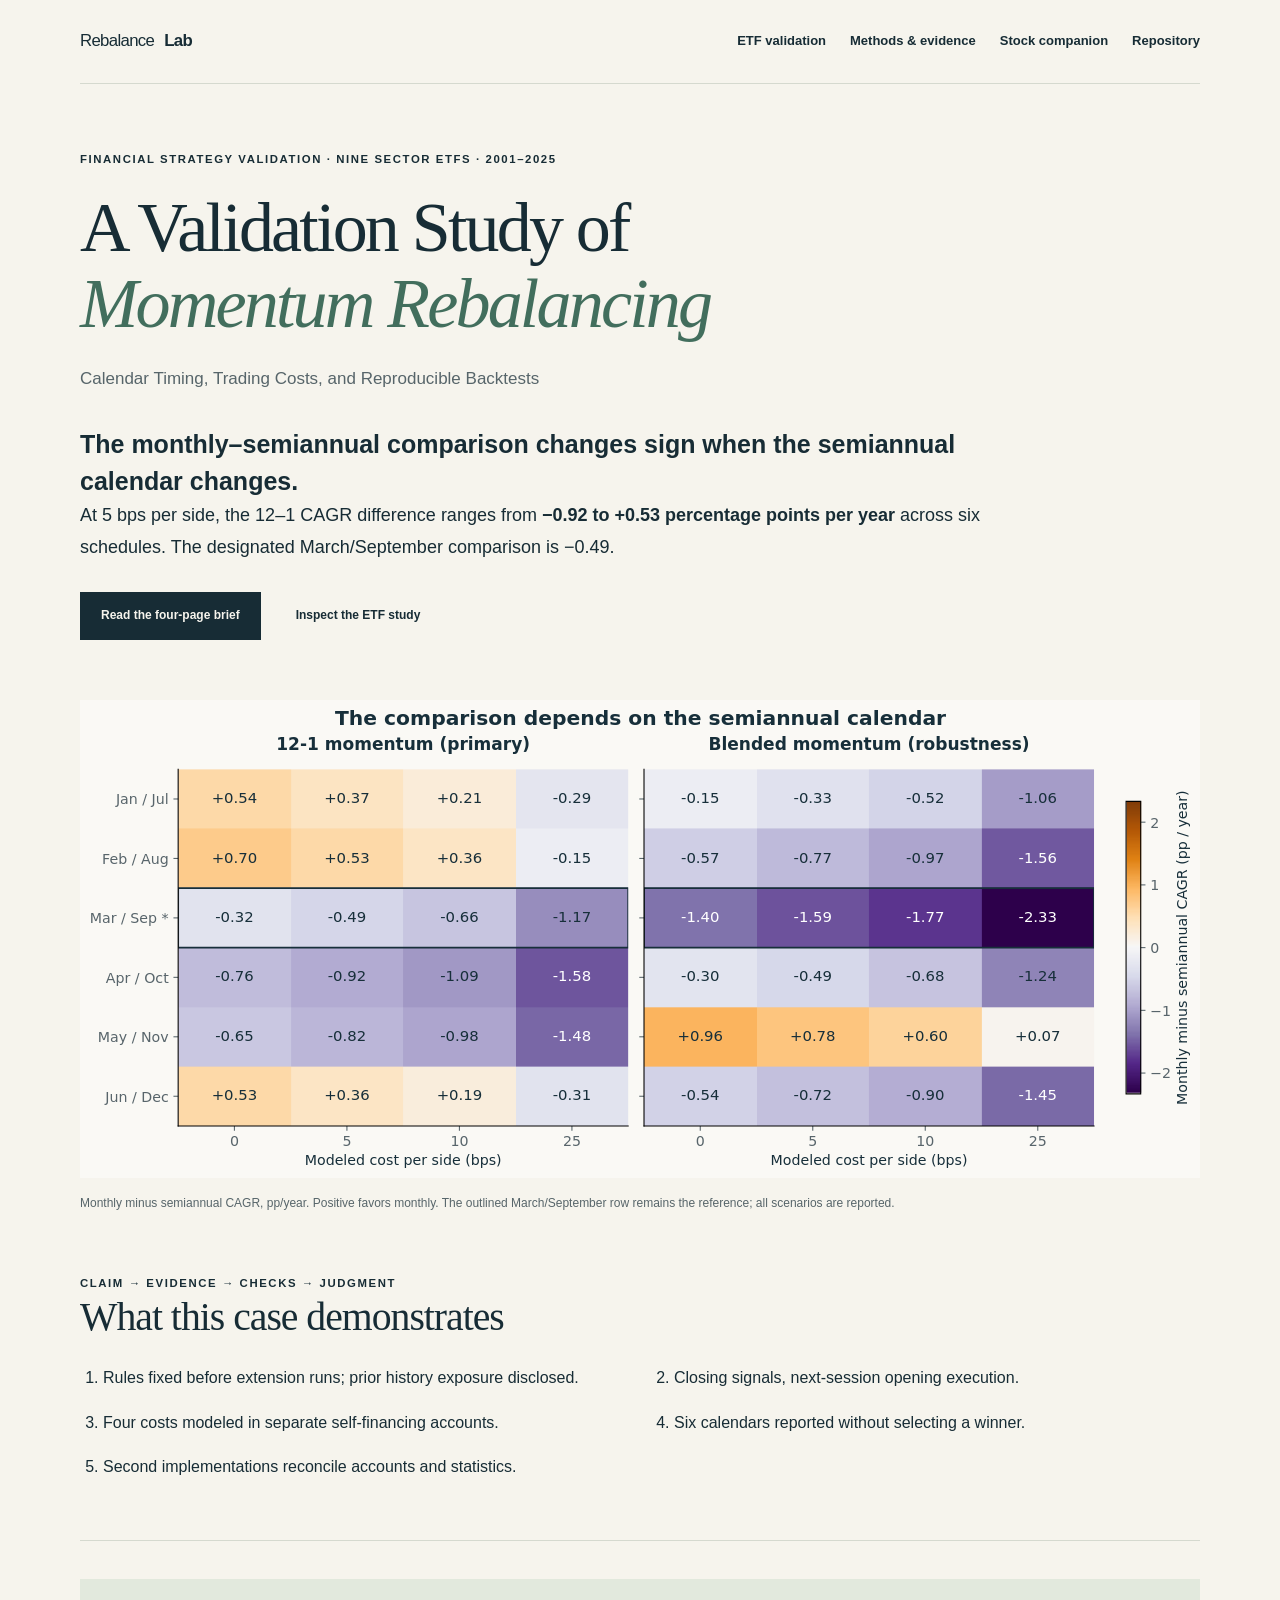
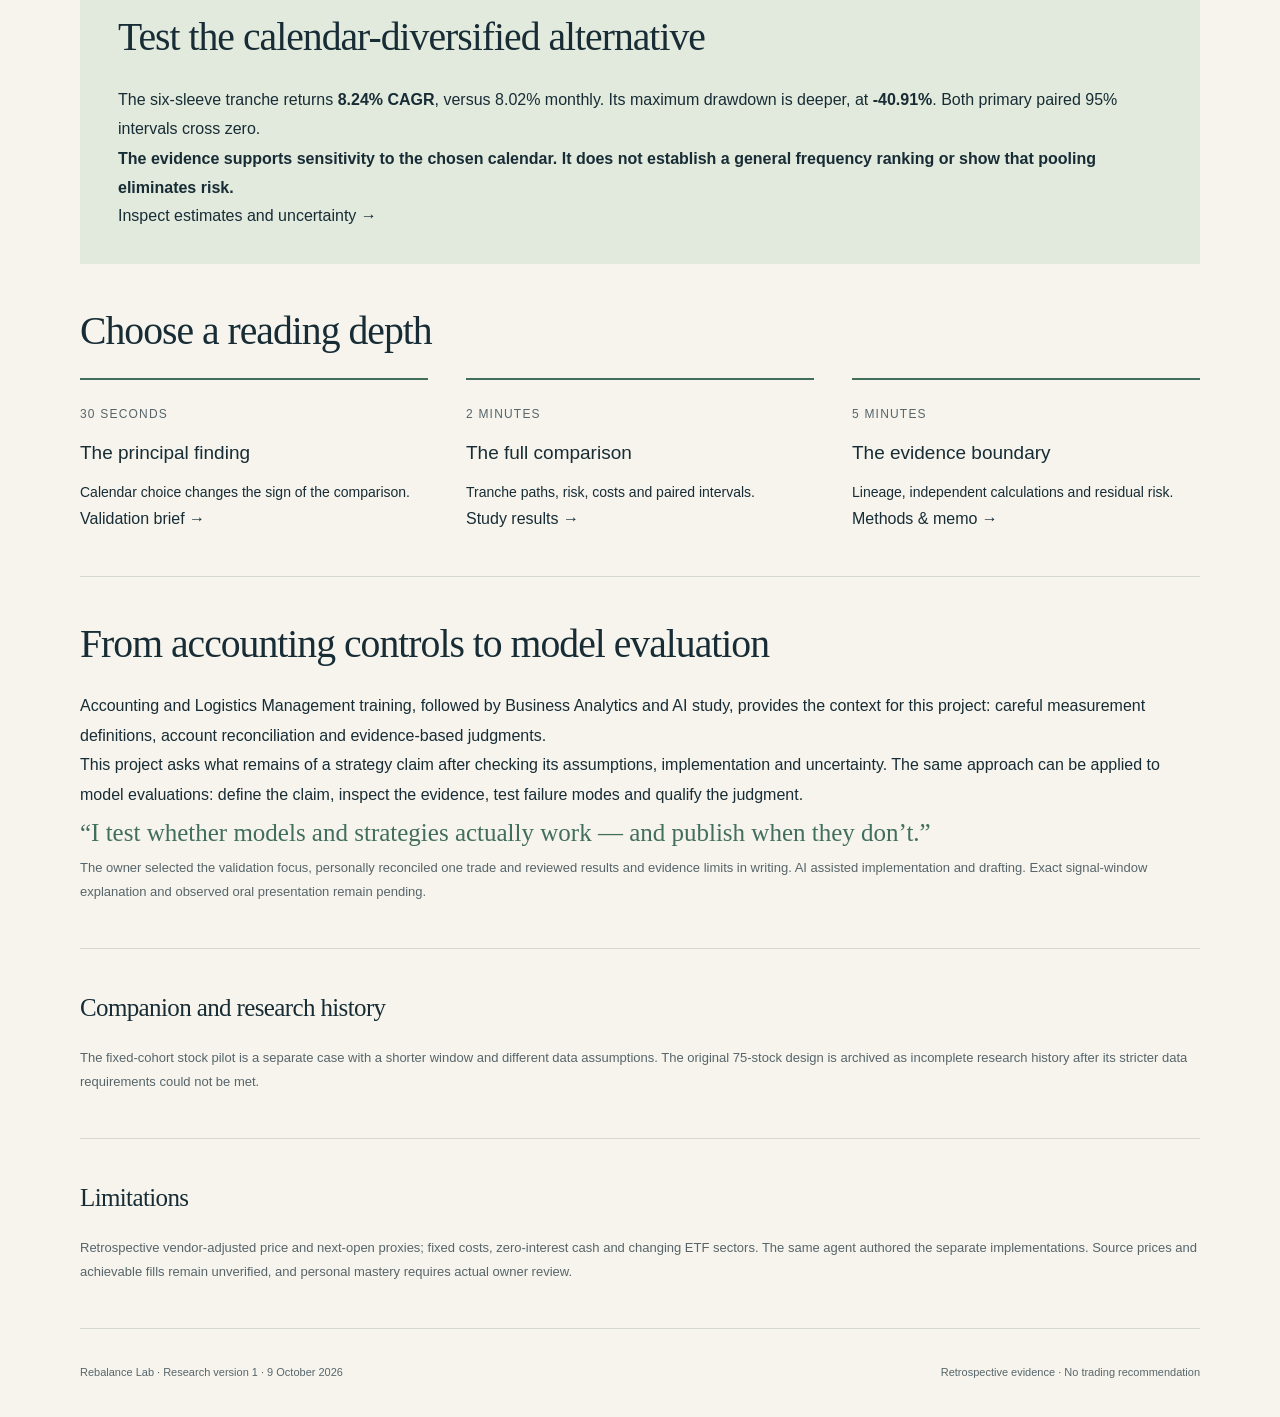
<file: site/index.html>
<!doctype html><html lang="en"><head><meta charset="utf-8"><meta name="viewport" content="width=device-width,initial-scale=1"><meta name="description" content="A retrospective financial validation case: calendar sensitivity, tranched momentum portfolios, paired uncertainty and reproducible accounting."><title>A Validation Study of Momentum Rebalancing · Rebalance Lab</title><link rel="canonical" href="https://yuchi-wang02.github.io/rebalance-lab/"><meta property="og:type" content="website"><meta property="og:site_name" content="Rebalance Lab"><meta property="og:title" content="A Validation Study of Momentum Rebalancing"><meta property="og:description" content="A retrospective financial validation case: calendar sensitivity, tranched momentum portfolios, paired uncertainty and reproducible accounting."><meta property="og:url" content="https://yuchi-wang02.github.io/rebalance-lab/"><meta property="og:image" content="https://yuchi-wang02.github.io/rebalance-lab/assets/validation-preview.png"><meta property="og:image:width" content="1200"><meta property="og:image:height" content="630"><meta property="og:image:alt" content="Momentum rebalancing validation: calendar sensitivity and paired uncertainty"><meta name="twitter:card" content="summary_large_image"><meta name="twitter:title" content="A Validation Study of Momentum Rebalancing"><meta name="twitter:description" content="A retrospective financial validation case: calendar sensitivity, tranched momentum portfolios, paired uncertainty and reproducible accounting."><meta name="twitter:image" content="https://yuchi-wang02.github.io/rebalance-lab/assets/validation-preview.png"><link rel="icon" href="assets/favicon.svg" type="image/svg+xml"><link rel="stylesheet" href="styles.css"><link rel="stylesheet" href="validation.css"></head><body class="v-page"><a class="skip-link" href="#main">Skip to content</a><header class="v-header"><a class="brand" href="index.html">Rebalance <strong>Lab</strong></a><nav aria-label="Primary navigation"><a href="pilot.html">ETF validation</a><a href="methods.html">Methods &amp; evidence</a><a href="stocks.html">Stock companion</a><a href="https://github.com/Yuchi-Wang02/rebalance-lab">Repository</a></nav></header><main id="main" class="v-main"><section class="v-hero"><p class="eyebrow">Financial strategy validation · nine sector ETFs · 2001–2025</p><h1>A Validation Study of<br><em>Momentum Rebalancing</em></h1><p class="v-subtitle">Calendar Timing, Trading Costs, and Reproducible Backtests</p><p class="v-finding">The monthly–semiannual comparison changes sign when the semiannual calendar changes.</p><p class="v-intro">At 5 bps per side, the 12–1 CAGR difference ranges from <strong>−0.92 to +0.53 percentage points per year</strong> across six schedules. The designated March/September comparison is −0.49.</p><div class="v-actions"><a class="button button-dark" href="assets/rebalance-lab-validation-brief.pdf">Read the four-page brief</a><a class="button" href="pilot.html">Inspect the ETF study</a></div></section>
<figure class="v-figure"><div class="v-plot" tabindex="0" role="region" aria-label="Scrollable research figure"><img src="assets/validation-calendar-costs.svg" alt="Complete two-signal grid of six calendars and four costs; differences change sign."></div><figcaption><span class="v-scroll-note">On a small screen, scroll the figure horizontally. </span>Monthly minus semiannual CAGR, pp/year. Positive favors monthly. The outlined March/September row remains the reference; all scenarios are reported.</figcaption></figure>
<section class="v-section"><p class="eyebrow">Claim → evidence → checks → judgment</p><h2>What this case demonstrates</h2><ol class="v-checklist"><li>Rules fixed before extension runs; prior history exposure disclosed.</li><li>Closing signals, next-session opening execution.</li><li>Four costs modeled in separate self-financing accounts.</li><li>Six calendars reported without selecting a winner.</li><li>Second implementations reconcile accounts and statistics.</li></ol></section>
<section class="v-section v-callout"><h2>Test the calendar-diversified alternative</h2><p>The six-sleeve tranche returns <strong>8.24% CAGR</strong>, versus 8.02% monthly. Its maximum drawdown is deeper, at <strong>-40.91%</strong>. Both primary paired 95% intervals cross zero.</p><p class="v-judgment">The evidence supports sensitivity to the chosen calendar. It does not establish a general frequency ranking or show that pooling eliminates risk.</p><a href="pilot.html#uncertainty">Inspect estimates and uncertainty →</a></section>
<section class="v-section"><h2>Choose a reading depth</h2><div class="v-paths"><article><span>30 seconds</span><h3>The principal finding</h3><p>Calendar choice changes the sign of the comparison.</p><a href="assets/rebalance-lab-validation-brief.pdf">Validation brief →</a></article><article><span>2 minutes</span><h3>The full comparison</h3><p>Tranche paths, risk, costs and paired intervals.</p><a href="pilot.html">Study results →</a></article><article><span>5 minutes</span><h3>The evidence boundary</h3><p>Lineage, independent calculations and residual risk.</p><a href="methods.html">Methods &amp; memo →</a></article></div></section>
<section class="v-section"><h2>From accounting controls to model evaluation</h2><p>Accounting and Logistics Management training, followed by Business Analytics and AI study, provides the context for this project: careful measurement definitions, account reconciliation and evidence-based judgments.</p><p>This project asks what remains of a strategy claim after checking its assumptions, implementation and uncertainty. The same approach can be applied to model evaluations: define the claim, inspect the evidence, test failure modes and qualify the judgment.</p><p class="v-principle">“I test whether models and strategies actually work — and publish when they don’t.”</p><p class="v-note">The owner selected the validation focus, personally reconciled one trade and reviewed results and evidence limits in writing. AI assisted implementation and drafting. Exact signal-window explanation and observed oral presentation remain pending.</p></section>
<section class="v-section v-small"><h2>Companion and research history</h2><p><a href="stocks.html">The fixed-cohort stock pilot</a> is a separate case with a shorter window and different data assumptions. The original 75-stock design is archived as incomplete research history after its stricter data requirements could not be met.</p></section><section class="v-section v-small"><h2>Limitations</h2><p>Retrospective vendor-adjusted price and next-open proxies; fixed costs, zero-interest cash and changing ETF sectors. The same agent authored the separate implementations. Source prices and achievable fills remain unverified, and personal mastery requires actual owner review.</p></section></main><footer class="v-footer"><span>Rebalance Lab · Research version 1 · 9 October 2026</span><span>Retrospective evidence · No trading recommendation</span></footer></body></html>
</file>
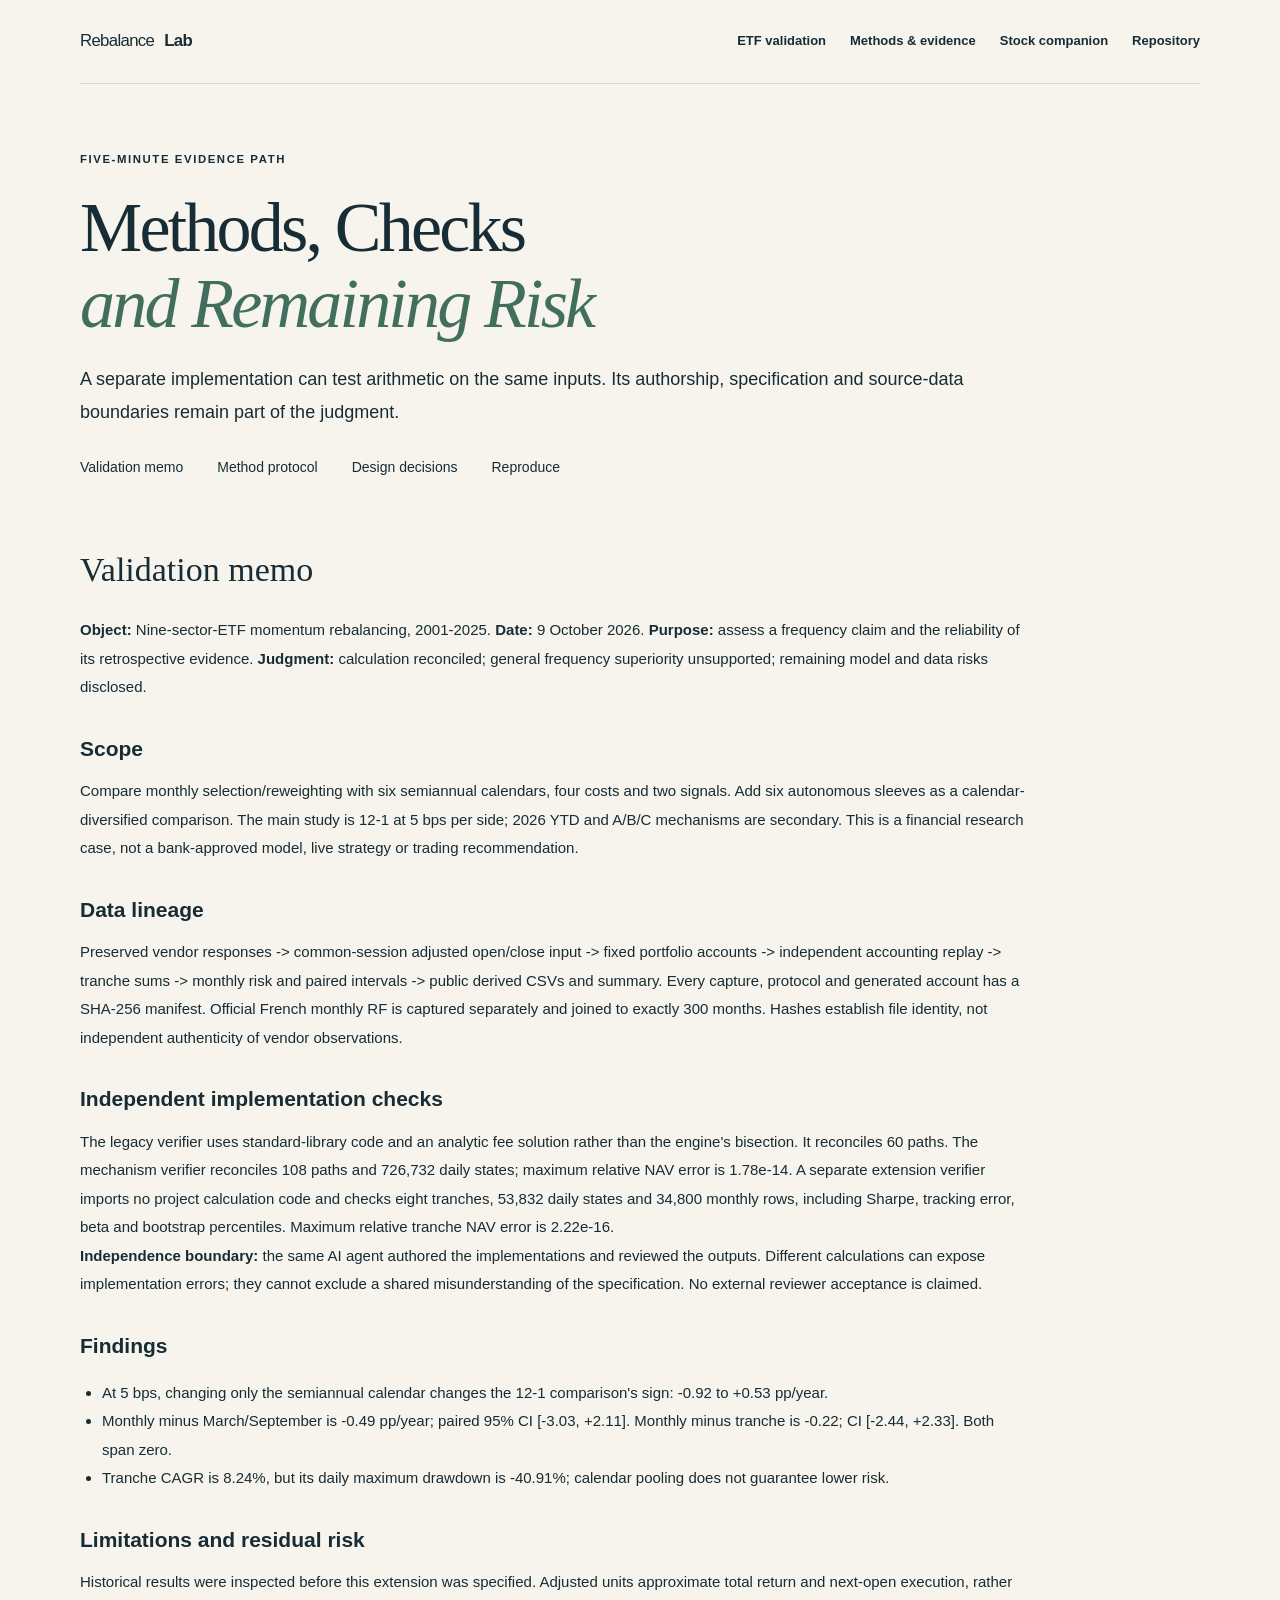
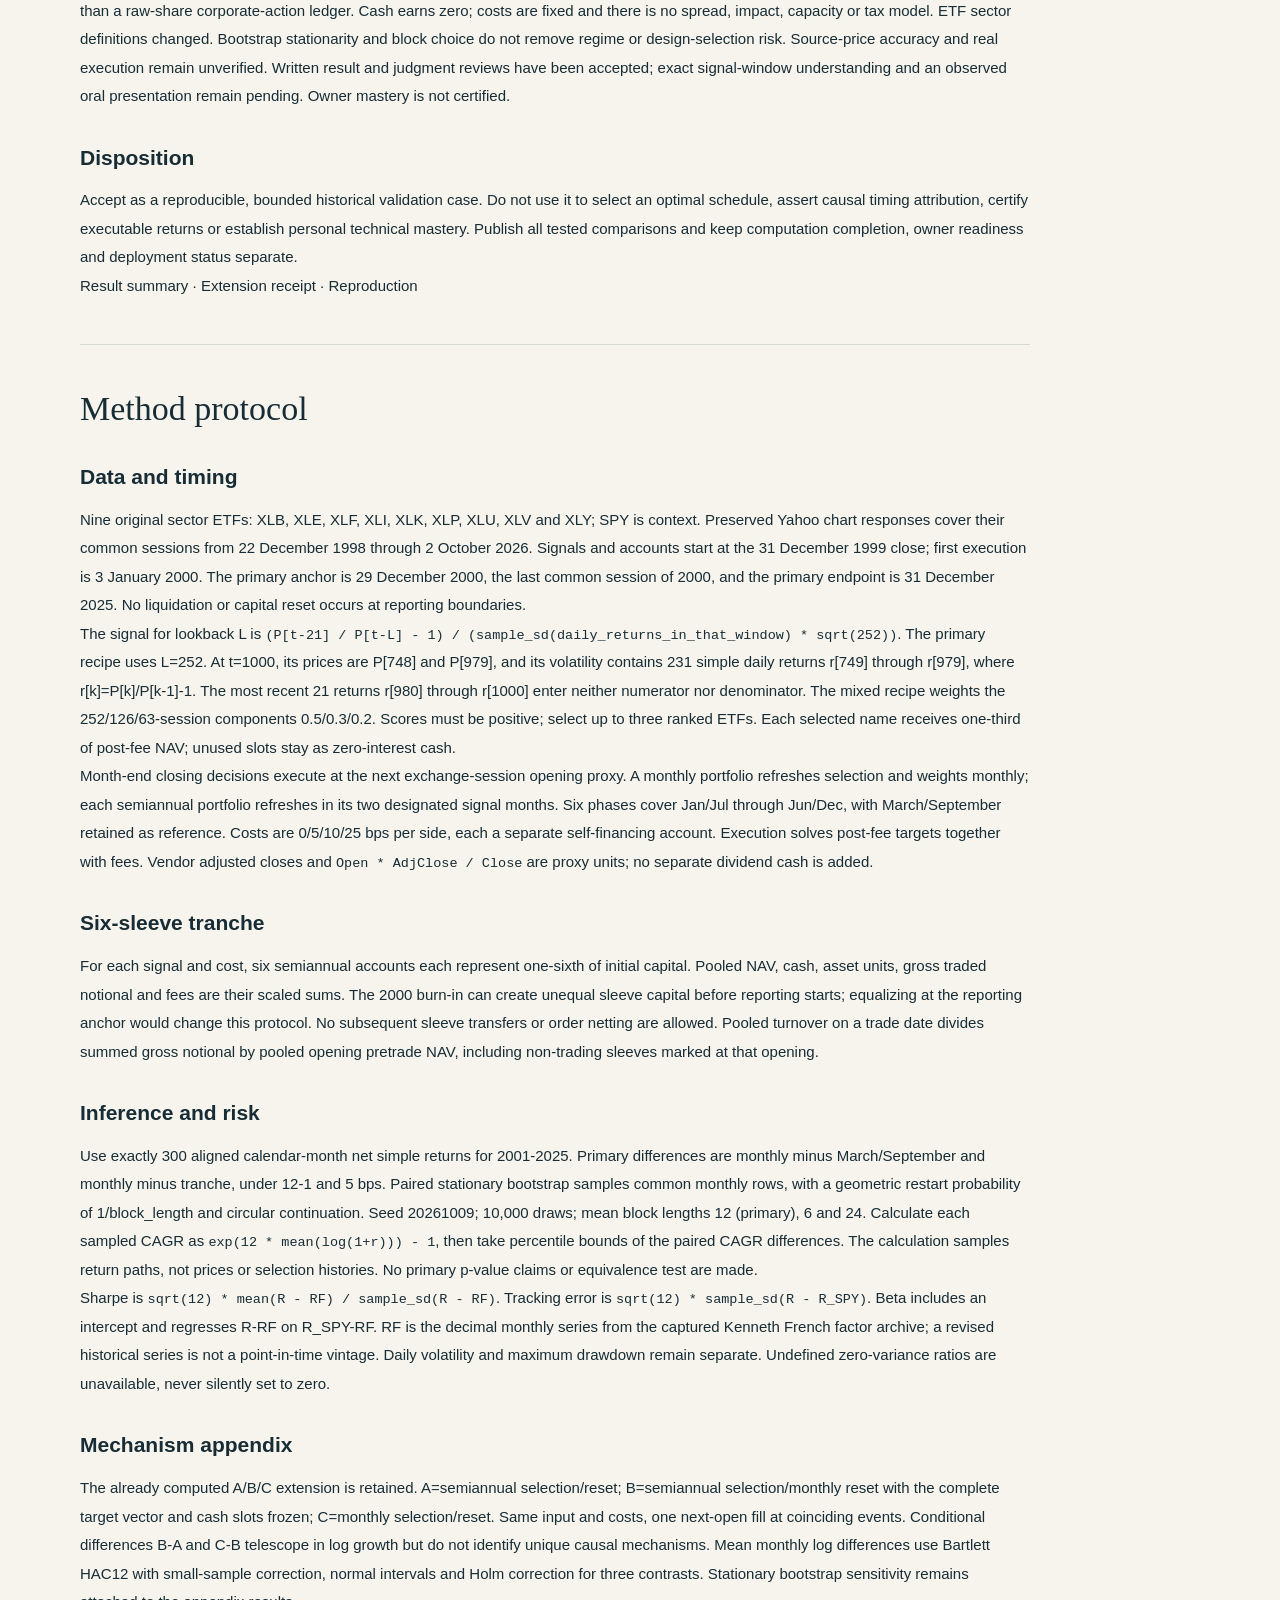
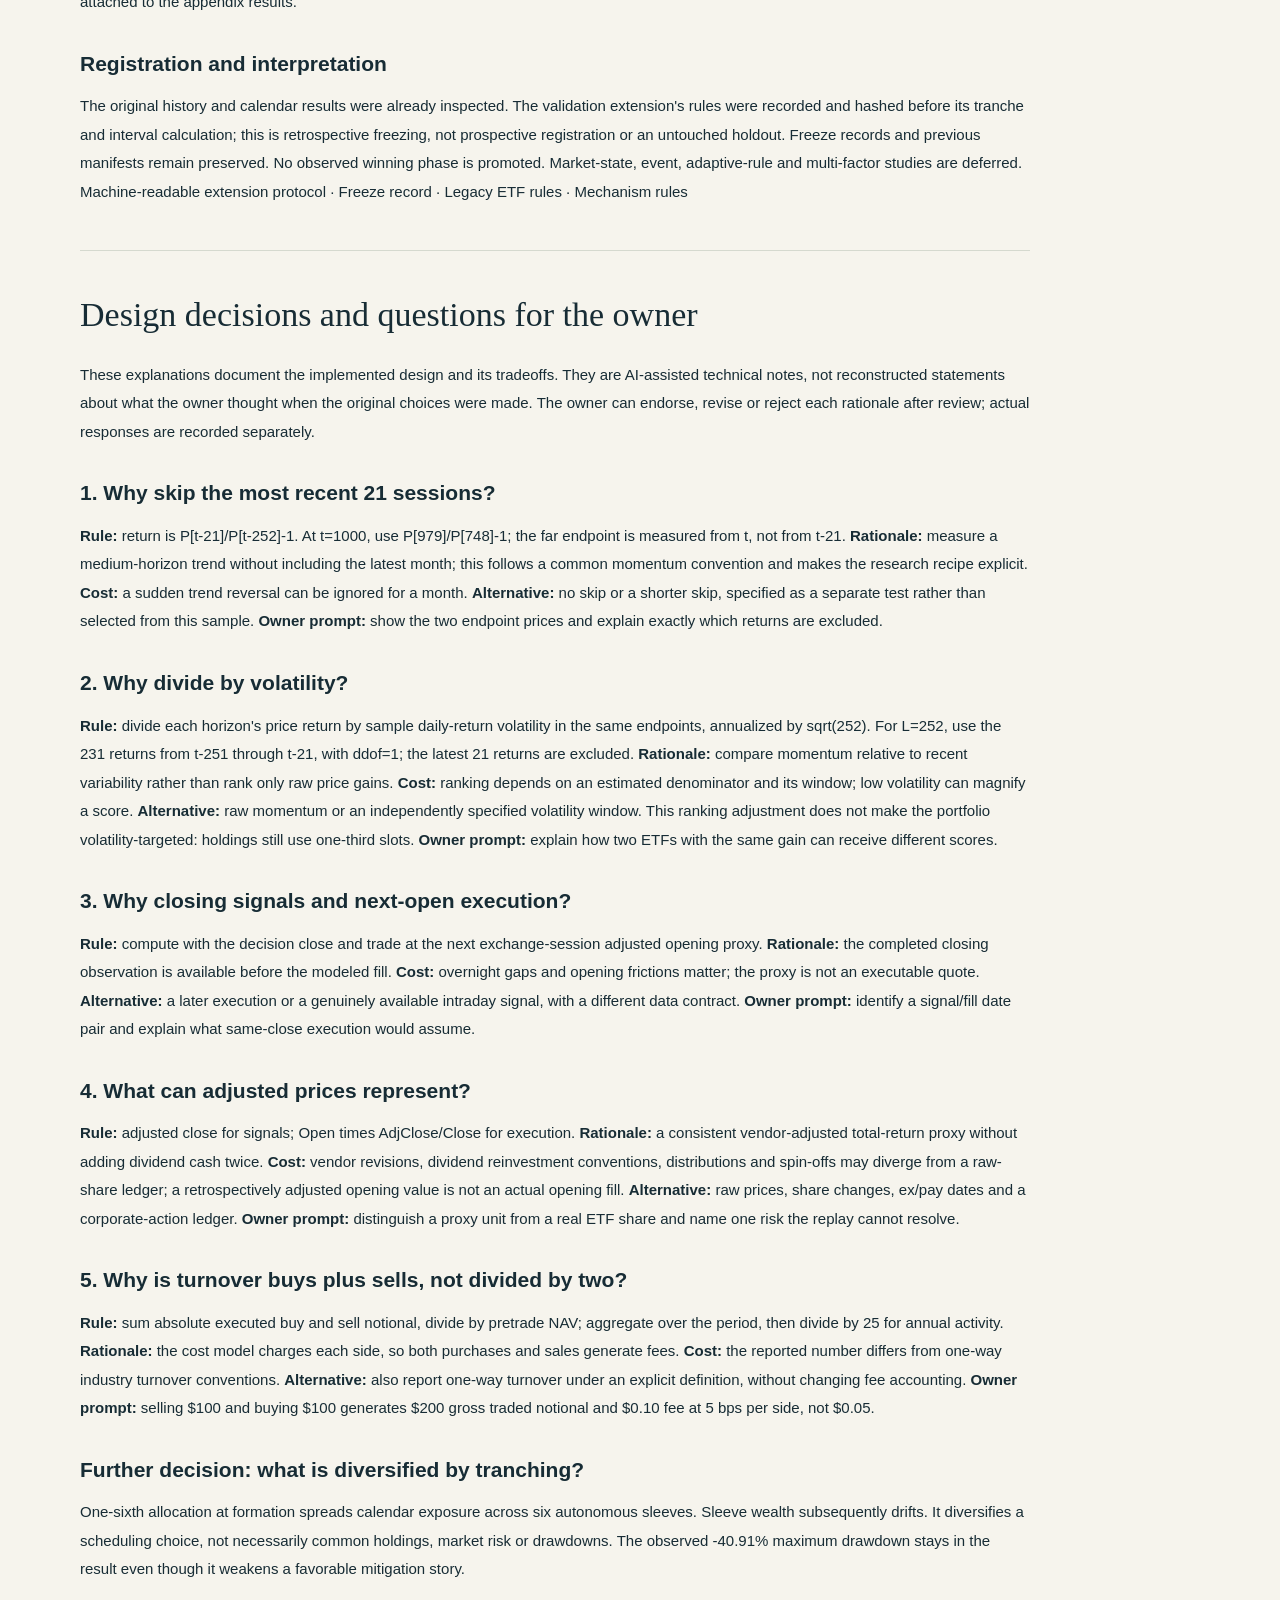
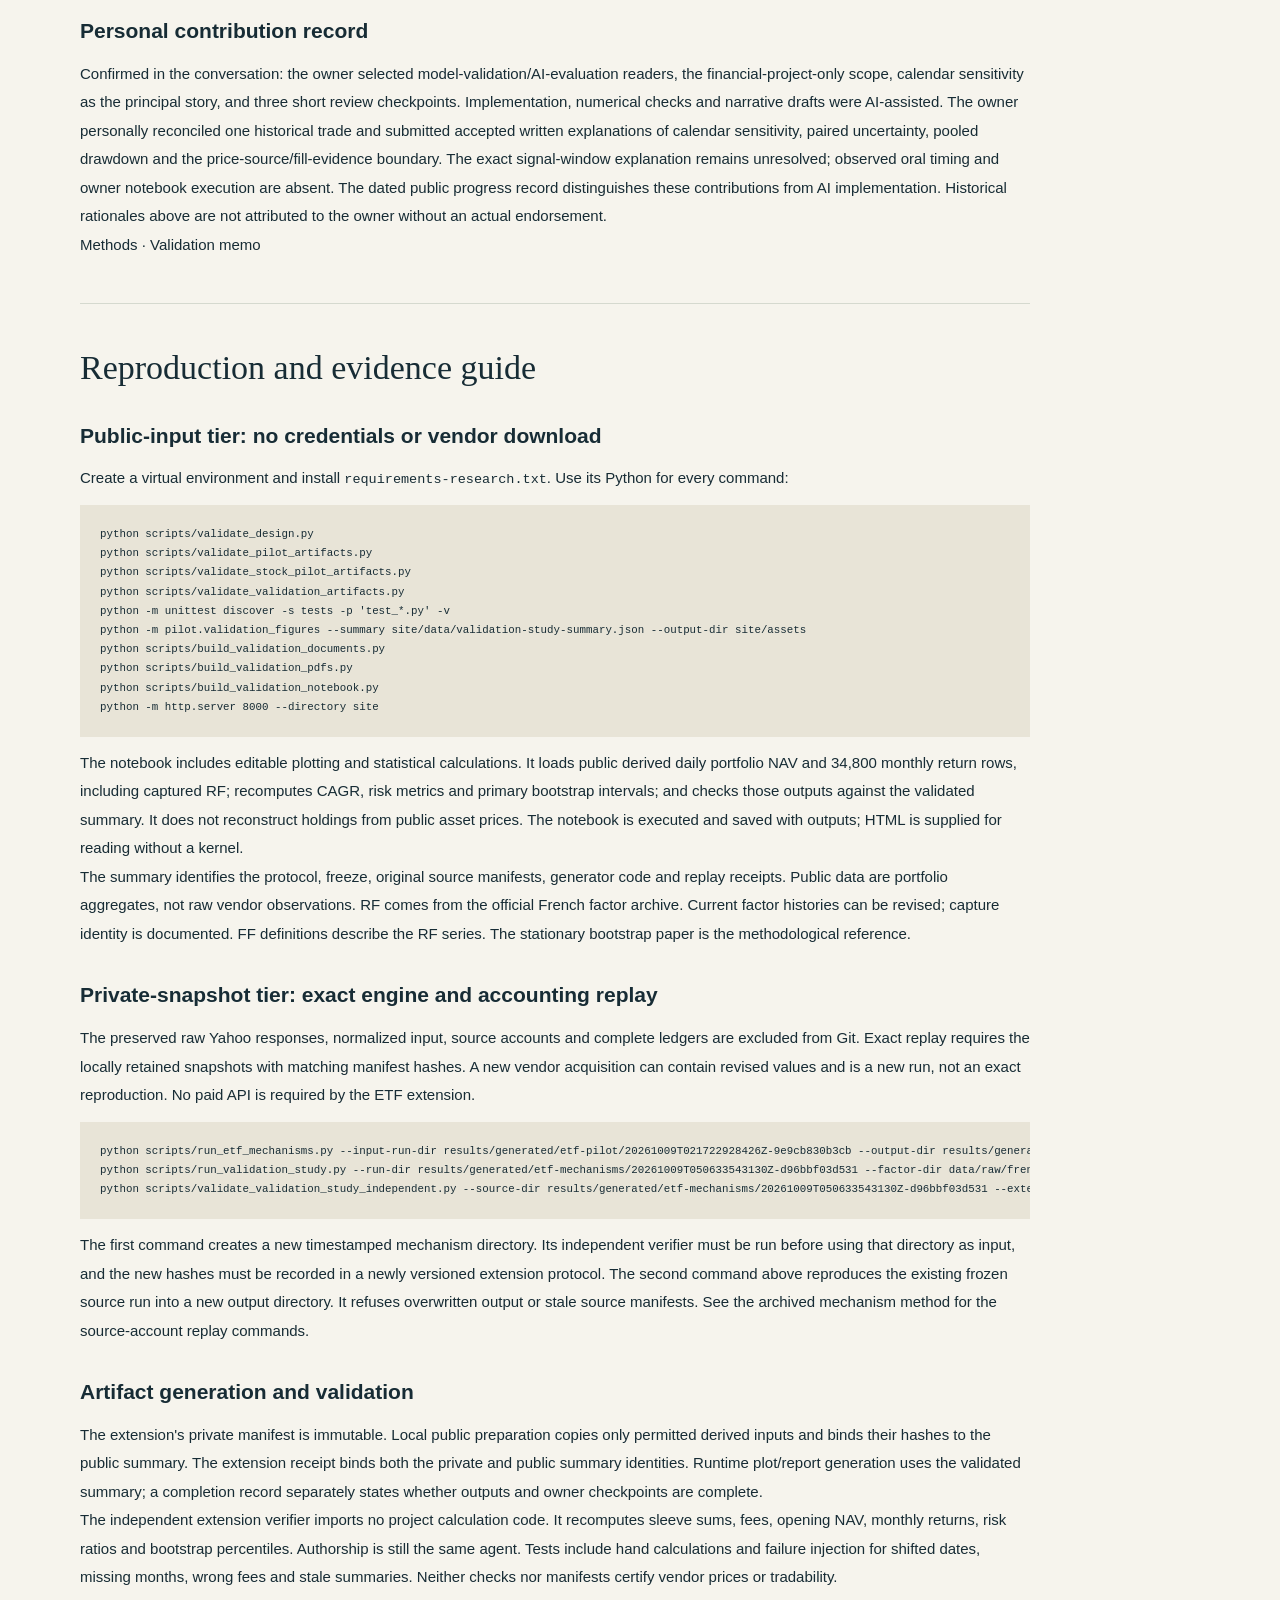
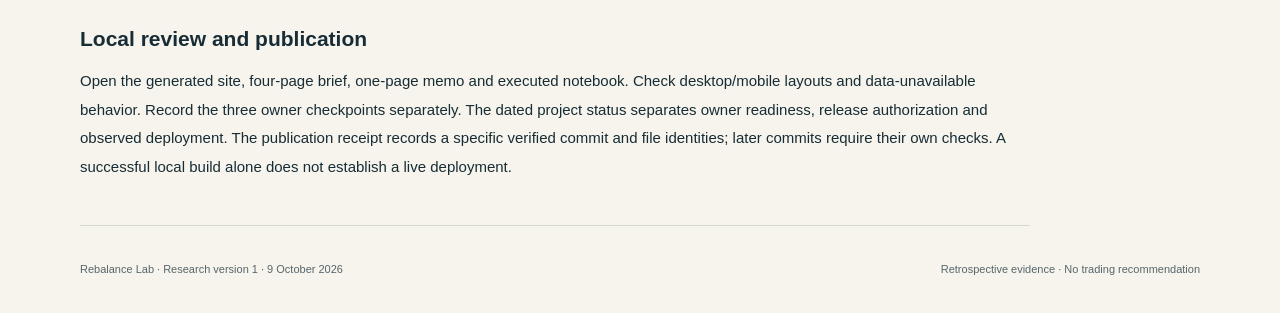
<file: site/methods.html>
<!doctype html><html lang="en"><head><meta charset="utf-8"><meta name="viewport" content="width=device-width,initial-scale=1"><meta name="description" content="A retrospective financial validation case: calendar sensitivity, tranched momentum portfolios, paired uncertainty and reproducible accounting."><title>Methods, Checks and Remaining Risk · Rebalance Lab</title><link rel="canonical" href="https://yuchi-wang02.github.io/rebalance-lab/methods.html"><meta property="og:type" content="website"><meta property="og:site_name" content="Rebalance Lab"><meta property="og:title" content="Methods, Checks and Remaining Risk"><meta property="og:description" content="A retrospective financial validation case: calendar sensitivity, tranched momentum portfolios, paired uncertainty and reproducible accounting."><meta property="og:url" content="https://yuchi-wang02.github.io/rebalance-lab/methods.html"><meta property="og:image" content="https://yuchi-wang02.github.io/rebalance-lab/assets/validation-preview.png"><meta property="og:image:width" content="1200"><meta property="og:image:height" content="630"><meta property="og:image:alt" content="Momentum rebalancing validation: calendar sensitivity and paired uncertainty"><meta name="twitter:card" content="summary_large_image"><meta name="twitter:title" content="Methods, Checks and Remaining Risk"><meta name="twitter:description" content="A retrospective financial validation case: calendar sensitivity, tranched momentum portfolios, paired uncertainty and reproducible accounting."><meta name="twitter:image" content="https://yuchi-wang02.github.io/rebalance-lab/assets/validation-preview.png"><link rel="icon" href="assets/favicon.svg" type="image/svg+xml"><link rel="stylesheet" href="styles.css"><link rel="stylesheet" href="validation.css"></head><body class="v-page"><a class="skip-link" href="#main">Skip to content</a><header class="v-header"><a class="brand" href="index.html">Rebalance <strong>Lab</strong></a><nav aria-label="Primary navigation"><a href="pilot.html">ETF validation</a><a href="methods.html">Methods &amp; evidence</a><a href="stocks.html">Stock companion</a><a href="https://github.com/Yuchi-Wang02/rebalance-lab">Repository</a></nav></header><main id="main" class="v-main"><section class="v-hero"><p class="eyebrow">Five-minute evidence path</p><h1>Methods, Checks<br><em>and Remaining Risk</em></h1><p class="v-intro">A separate implementation can test arithmetic on the same inputs. Its authorship, specification and source-data boundaries remain part of the judgment.</p><div class="v-actions"><a href="#memo">Validation memo</a><a href="#protocol">Method protocol</a><a href="#decisions">Design decisions</a><a href="#reproduce">Reproduce</a></div></section><section class="v-section v-method" id="memo"><h2>Validation memo</h2>
<p><strong>Object:</strong> Nine-sector-ETF momentum rebalancing, 2001-2025. <strong>Date:</strong> 9 October 2026. <strong>Purpose:</strong> assess a frequency claim and the reliability of its retrospective evidence. <strong>Judgment:</strong> calculation reconciled; general frequency superiority unsupported; remaining model and data risks disclosed.</p>
<h3>Scope</h3>
<p>Compare monthly selection/reweighting with six semiannual calendars, four costs and two signals. Add six autonomous sleeves as a calendar-diversified comparison. The main study is 12-1 at 5 bps per side; 2026 YTD and A/B/C mechanisms are secondary. This is a financial research case, not a bank-approved model, live strategy or trading recommendation.</p>
<h3>Data lineage</h3>
<p>Preserved vendor responses -&gt; common-session adjusted open/close input -&gt; fixed portfolio accounts -&gt; independent accounting replay -&gt; tranche sums -&gt; monthly risk and paired intervals -&gt; public derived CSVs and summary. Every capture, protocol and generated account has a SHA-256 manifest. Official French monthly RF is captured separately and joined to exactly 300 months. Hashes establish file identity, not independent authenticity of vendor observations.</p>
<h3>Independent implementation checks</h3>
<p>The legacy verifier uses standard-library code and an analytic fee solution rather than the engine's bisection. It reconciles 60 paths. The mechanism verifier reconciles 108 paths and 726,732 daily states; maximum relative NAV error is 1.78e-14. A separate extension verifier imports no project calculation code and checks eight tranches, 53,832 daily states and 34,800 monthly rows, including Sharpe, tracking error, beta and bootstrap percentiles. Maximum relative tranche NAV error is 2.22e-16.</p>
<p><strong>Independence boundary:</strong> the same AI agent authored the implementations and reviewed the outputs. Different calculations can expose implementation errors; they cannot exclude a shared misunderstanding of the specification. No external reviewer acceptance is claimed.</p>
<h3>Findings</h3>
<ul>
<li>At 5 bps, changing only the semiannual calendar changes the 12-1 comparison's sign: -0.92 to +0.53 pp/year.</li>
<li>Monthly minus March/September is -0.49 pp/year; paired 95% CI [-3.03, +2.11]. Monthly minus tranche is -0.22; CI [-2.44, +2.33]. Both span zero.</li>
<li>Tranche CAGR is 8.24%, but its daily maximum drawdown is -40.91%; calendar pooling does not guarantee lower risk.</li>
</ul>
<h3>Limitations and residual risk</h3>
<p>Historical results were inspected before this extension was specified. Adjusted units approximate total return and next-open execution, rather than a raw-share corporate-action ledger. Cash earns zero; costs are fixed and there is no spread, impact, capacity or tax model. ETF sector definitions changed. Bootstrap stationarity and block choice do not remove regime or design-selection risk. Source-price accuracy and real execution remain unverified. Written result and judgment reviews have been accepted; exact signal-window understanding and an observed oral presentation remain pending. Owner mastery is not certified.</p>
<h3>Disposition</h3>
<p>Accept as a reproducible, bounded historical validation case. Do not use it to select an optimal schedule, assert causal timing attribution, certify executable returns or establish personal technical mastery. Publish all tested comparisons and keep computation completion, owner readiness and deployment status separate.</p>
<p><a href="https://github.com/Yuchi-Wang02/rebalance-lab/blob/main/site/data/validation-study-summary.json">Result summary</a> · <a href="https://github.com/Yuchi-Wang02/rebalance-lab/blob/main/site/data/validation-study-replay.json">Extension receipt</a> · <a href="https://github.com/Yuchi-Wang02/rebalance-lab/blob/main/docs/reproduction.md">Reproduction</a></p>
</section><section class="v-section v-method" id="protocol"><h2>Method protocol</h2>
<h3>Data and timing</h3>
<p>Nine original sector ETFs: XLB, XLE, XLF, XLI, XLK, XLP, XLU, XLV and XLY; SPY is context. Preserved Yahoo chart responses cover their common sessions from 22 December 1998 through 2 October 2026. Signals and accounts start at the 31 December 1999 close; first execution is 3 January 2000. The primary anchor is 29 December 2000, the last common session of 2000, and the primary endpoint is 31 December 2025. No liquidation or capital reset occurs at reporting boundaries.</p>
<p>The signal for lookback L is <code>(P[t-21] / P[t-L] - 1) / (sample_sd(daily_returns_in_that_window) * sqrt(252))</code>. The primary recipe uses L=252. At t=1000, its prices are P[748] and P[979], and its volatility contains 231 simple daily returns r[749] through r[979], where r[k]=P[k]/P[k-1]-1. The most recent 21 returns r[980] through r[1000] enter neither numerator nor denominator. The mixed recipe weights the 252/126/63-session components 0.5/0.3/0.2. Scores must be positive; select up to three ranked ETFs. Each selected name receives one-third of post-fee NAV; unused slots stay as zero-interest cash.</p>
<p>Month-end closing decisions execute at the next exchange-session opening proxy. A monthly portfolio refreshes selection and weights monthly; each semiannual portfolio refreshes in its two designated signal months. Six phases cover Jan/Jul through Jun/Dec, with March/September retained as reference. Costs are 0/5/10/25 bps per side, each a separate self-financing account. Execution solves post-fee targets together with fees. Vendor adjusted closes and <code>Open * AdjClose / Close</code> are proxy units; no separate dividend cash is added.</p>
<h3>Six-sleeve tranche</h3>
<p>For each signal and cost, six semiannual accounts each represent one-sixth of initial capital. Pooled NAV, cash, asset units, gross traded notional and fees are their scaled sums. The 2000 burn-in can create unequal sleeve capital before reporting starts; equalizing at the reporting anchor would change this protocol. No subsequent sleeve transfers or order netting are allowed. Pooled turnover on a trade date divides summed gross notional by pooled opening pretrade NAV, including non-trading sleeves marked at that opening.</p>
<h3>Inference and risk</h3>
<p>Use exactly 300 aligned calendar-month net simple returns for 2001-2025. Primary differences are monthly minus March/September and monthly minus tranche, under 12-1 and 5 bps. Paired stationary bootstrap samples common monthly rows, with a geometric restart probability of 1/block_length and circular continuation. Seed 20261009; 10,000 draws; mean block lengths 12 (primary), 6 and 24. Calculate each sampled CAGR as <code>exp(12 * mean(log(1+r))) - 1</code>, then take percentile bounds of the paired CAGR differences. The calculation samples return paths, not prices or selection histories. No primary p-value claims or equivalence test are made.</p>
<p>Sharpe is <code>sqrt(12) * mean(R - RF) / sample_sd(R - RF)</code>. Tracking error is <code>sqrt(12) * sample_sd(R - R_SPY)</code>. Beta includes an intercept and regresses R-RF on R_SPY-RF. RF is the decimal monthly series from the captured Kenneth French factor archive; a revised historical series is not a point-in-time vintage. Daily volatility and maximum drawdown remain separate. Undefined zero-variance ratios are unavailable, never silently set to zero.</p>
<h3>Mechanism appendix</h3>
<p>The already computed A/B/C extension is retained. A=semiannual selection/reset; B=semiannual selection/monthly reset with the complete target vector and cash slots frozen; C=monthly selection/reset. Same input and costs, one next-open fill at coinciding events. Conditional differences B-A and C-B telescope in log growth but do not identify unique causal mechanisms. Mean monthly log differences use Bartlett HAC12 with small-sample correction, normal intervals and Holm correction for three contrasts. Stationary bootstrap sensitivity remains attached to the appendix results.</p>
<h3>Registration and interpretation</h3>
<p>The original history and calendar results were already inspected. The validation extension's rules were recorded and hashed before its tranche and interval calculation; this is retrospective freezing, not prospective registration or an untouched holdout. Freeze records and previous manifests remain preserved. No observed winning phase is promoted. Market-state, event, adaptive-rule and multi-factor studies are deferred.</p>
<p><a href="https://github.com/Yuchi-Wang02/rebalance-lab/blob/main/configs/sector-etf-validation.v1.json">Machine-readable extension protocol</a> · <a href="https://github.com/Yuchi-Wang02/rebalance-lab/blob/main/docs/validation/etf-validation-protocol-freeze.json">Freeze record</a> · <a href="https://github.com/Yuchi-Wang02/rebalance-lab/blob/main/configs/sector-etf-pilot.v1.json">Legacy ETF rules</a> · <a href="https://github.com/Yuchi-Wang02/rebalance-lab/blob/main/configs/sector-etf-mechanisms.v1.json">Mechanism rules</a></p>
</section><section class="v-section v-method" id="decisions"><h2>Design decisions and questions for the owner</h2>
<p>These explanations document the implemented design and its tradeoffs. They are AI-assisted technical notes, not reconstructed statements about what the owner thought when the original choices were made. The owner can endorse, revise or reject each rationale after review; actual responses are recorded separately.</p>
<h3>1. Why skip the most recent 21 sessions?</h3>
<p><strong>Rule:</strong> return is P[t-21]/P[t-252]-1. At t=1000, use P[979]/P[748]-1; the far endpoint is measured from t, not from t-21. <strong>Rationale:</strong> measure a medium-horizon trend without including the latest month; this follows a common momentum convention and makes the research recipe explicit. <strong>Cost:</strong> a sudden trend reversal can be ignored for a month. <strong>Alternative:</strong> no skip or a shorter skip, specified as a separate test rather than selected from this sample. <strong>Owner prompt:</strong> show the two endpoint prices and explain exactly which returns are excluded.</p>
<h3>2. Why divide by volatility?</h3>
<p><strong>Rule:</strong> divide each horizon's price return by sample daily-return volatility in the same endpoints, annualized by sqrt(252). For L=252, use the 231 returns from t-251 through t-21, with ddof=1; the latest 21 returns are excluded. <strong>Rationale:</strong> compare momentum relative to recent variability rather than rank only raw price gains. <strong>Cost:</strong> ranking depends on an estimated denominator and its window; low volatility can magnify a score. <strong>Alternative:</strong> raw momentum or an independently specified volatility window. This ranking adjustment does not make the portfolio volatility-targeted: holdings still use one-third slots. <strong>Owner prompt:</strong> explain how two ETFs with the same gain can receive different scores.</p>
<h3>3. Why closing signals and next-open execution?</h3>
<p><strong>Rule:</strong> compute with the decision close and trade at the next exchange-session adjusted opening proxy. <strong>Rationale:</strong> the completed closing observation is available before the modeled fill. <strong>Cost:</strong> overnight gaps and opening frictions matter; the proxy is not an executable quote. <strong>Alternative:</strong> a later execution or a genuinely available intraday signal, with a different data contract. <strong>Owner prompt:</strong> identify a signal/fill date pair and explain what same-close execution would assume.</p>
<h3>4. What can adjusted prices represent?</h3>
<p><strong>Rule:</strong> adjusted close for signals; Open times AdjClose/Close for execution. <strong>Rationale:</strong> a consistent vendor-adjusted total-return proxy without adding dividend cash twice. <strong>Cost:</strong> vendor revisions, dividend reinvestment conventions, distributions and spin-offs may diverge from a raw-share ledger; a retrospectively adjusted opening value is not an actual opening fill. <strong>Alternative:</strong> raw prices, share changes, ex/pay dates and a corporate-action ledger. <strong>Owner prompt:</strong> distinguish a proxy unit from a real ETF share and name one risk the replay cannot resolve.</p>
<h3>5. Why is turnover buys plus sells, not divided by two?</h3>
<p><strong>Rule:</strong> sum absolute executed buy and sell notional, divide by pretrade NAV; aggregate over the period, then divide by 25 for annual activity. <strong>Rationale:</strong> the cost model charges each side, so both purchases and sales generate fees. <strong>Cost:</strong> the reported number differs from one-way industry turnover conventions. <strong>Alternative:</strong> also report one-way turnover under an explicit definition, without changing fee accounting. <strong>Owner prompt:</strong> selling $100 and buying $100 generates $200 gross traded notional and $0.10 fee at 5 bps per side, not $0.05.</p>
<h3>Further decision: what is diversified by tranching?</h3>
<p>One-sixth allocation at formation spreads calendar exposure across six autonomous sleeves. Sleeve wealth subsequently drifts. It diversifies a scheduling choice, not necessarily common holdings, market risk or drawdowns. The observed -40.91% maximum drawdown stays in the result even though it weakens a favorable mitigation story.</p>
<h3>Personal contribution record</h3>
<p>Confirmed in the conversation: the owner selected model-validation/AI-evaluation readers, the financial-project-only scope, calendar sensitivity as the principal story, and three short review checkpoints. Implementation, numerical checks and narrative drafts were AI-assisted. The owner personally reconciled one historical trade and submitted accepted written explanations of calendar sensitivity, paired uncertainty, pooled drawdown and the price-source/fill-evidence boundary. The exact signal-window explanation remains unresolved; observed oral timing and owner notebook execution are absent. The <a href="https://github.com/Yuchi-Wang02/rebalance-lab/blob/main/results/owner-review-progress.json">dated public progress record</a> distinguishes these contributions from AI implementation. Historical rationales above are not attributed to the owner without an actual endorsement.</p>
<p><a href="https://github.com/Yuchi-Wang02/rebalance-lab/blob/main/docs/methods/validation-study.md">Methods</a> · <a href="https://github.com/Yuchi-Wang02/rebalance-lab/blob/main/docs/validation/validation-memo.md">Validation memo</a></p>
</section><section class="v-section v-method" id="reproduce"><h2>Reproduction and evidence guide</h2>
<h3>Public-input tier: no credentials or vendor download</h3>
<p>Create a virtual environment and install <code>requirements-research.txt</code>. Use its Python for every command:</p>
<pre><code class="language-bash">python scripts/validate_design.py
python scripts/validate_pilot_artifacts.py
python scripts/validate_stock_pilot_artifacts.py
python scripts/validate_validation_artifacts.py
python -m unittest discover -s tests -p 'test_*.py' -v
python -m pilot.validation_figures --summary site/data/validation-study-summary.json --output-dir site/assets
python scripts/build_validation_documents.py
python scripts/build_validation_pdfs.py
python scripts/build_validation_notebook.py
python -m http.server 8000 --directory site
</code></pre>
<p>The notebook includes editable plotting and statistical calculations. It loads public derived daily portfolio NAV and 34,800 monthly return rows, including captured RF; recomputes CAGR, risk metrics and primary bootstrap intervals; and checks those outputs against the validated summary. It does not reconstruct holdings from public asset prices. The notebook is executed and saved with outputs; HTML is supplied for reading without a kernel.</p>
<p>The summary identifies the protocol, freeze, original source manifests, generator code and replay receipts. Public data are portfolio aggregates, not raw vendor observations. RF comes from the official <a href="https://mba.tuck.dartmouth.edu/pages/faculty/ken.french/data_library.html">French factor archive</a>. Current factor histories can be revised; capture identity is documented. <a href="https://mba.tuck.dartmouth.edu/pages/faculty/ken.french/Data_Library/f-f_factors.html">FF definitions</a> describe the RF series. The <a href="https://www.tandfonline.com/doi/abs/10.1080/01621459.1994.10476870">stationary bootstrap paper</a> is the methodological reference.</p>
<h3>Private-snapshot tier: exact engine and accounting replay</h3>
<p>The preserved raw Yahoo responses, normalized input, source accounts and complete ledgers are excluded from Git. Exact replay requires the locally retained snapshots with matching manifest hashes. A new vendor acquisition can contain revised values and is a new run, not an exact reproduction. No paid API is required by the ETF extension.</p>
<pre><code class="language-bash">python scripts/run_etf_mechanisms.py --input-run-dir results/generated/etf-pilot/20261009T021722928426Z-9e9cb830b3cb --output-dir results/generated/etf-mechanisms
python scripts/run_validation_study.py --run-dir results/generated/etf-mechanisms/20261009T050633543130Z-d96bbf03d531 --factor-dir data/raw/french-factors/20261009T050942196828Z-abb85a14 --validation results/generated/etf-mechanisms-validation/20261009T050633543130Z-d96bbf03d531.json --output-dir results/generated/validation-study/NEW-UNIQUE-RUN
python scripts/validate_validation_study_independent.py --source-dir results/generated/etf-mechanisms/20261009T050633543130Z-d96bbf03d531 --extension-dir results/generated/validation-study/20261009-v1 --factor-dir data/raw/french-factors/20261009T050942196828Z-abb85a14 --output results/generated/validation-study/REPLAY-RECEIPT.json
</code></pre>
<p>The first command creates a new timestamped mechanism directory. Its independent verifier must be run before using that directory as input, and the new hashes must be recorded in a newly versioned extension protocol. The second command above reproduces the existing frozen source run into a new output directory. It refuses overwritten output or stale source manifests. See the <a href="https://github.com/Yuchi-Wang02/rebalance-lab/blob/main/docs/archive/methods/sector-etf-mechanisms.md">archived mechanism method</a> for the source-account replay commands.</p>
<h3>Artifact generation and validation</h3>
<p>The extension's private manifest is immutable. Local public preparation copies only permitted derived inputs and binds their hashes to the public summary. The extension receipt binds both the private and public summary identities. Runtime plot/report generation uses the validated summary; a completion record separately states whether outputs and owner checkpoints are complete.</p>
<p>The independent extension verifier imports no project calculation code. It recomputes sleeve sums, fees, opening NAV, monthly returns, risk ratios and bootstrap percentiles. Authorship is still the same agent. Tests include hand calculations and failure injection for shifted dates, missing months, wrong fees and stale summaries. Neither checks nor manifests certify vendor prices or tradability.</p>
<h3>Local review and publication</h3>
<p>Open the generated site, four-page brief, one-page memo and executed notebook. Check desktop/mobile layouts and data-unavailable behavior. Record the three owner checkpoints separately. The dated <a href="https://github.com/Yuchi-Wang02/rebalance-lab/blob/main/results/status.json">project status</a> separates owner readiness, release authorization and observed deployment. The <a href="https://github.com/Yuchi-Wang02/rebalance-lab/blob/main/results/publication-verification.json">publication receipt</a> records a specific verified commit and file identities; later commits require their own checks. A successful local build alone does not establish a live deployment.</p>
</section></main><footer class="v-footer"><span>Rebalance Lab · Research version 1 · 9 October 2026</span><span>Retrospective evidence · No trading recommendation</span></footer></body></html>
</file>
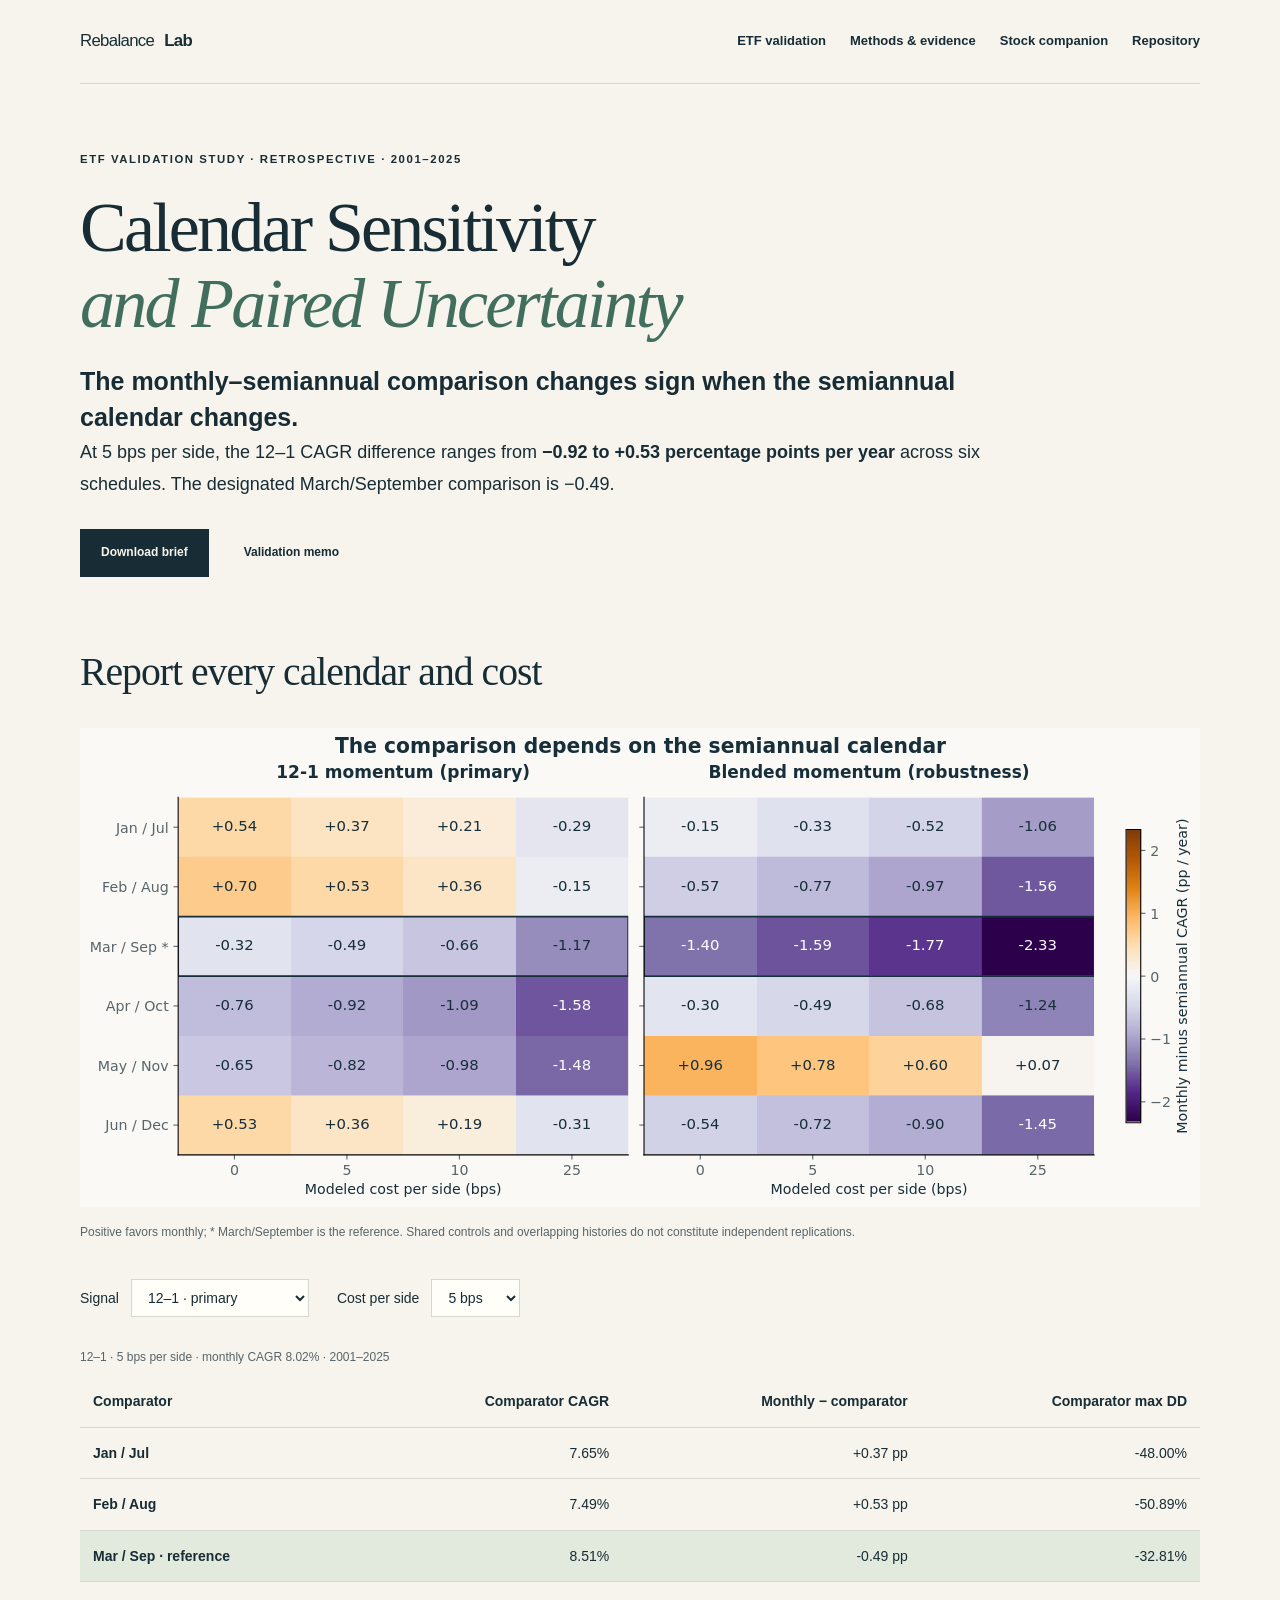
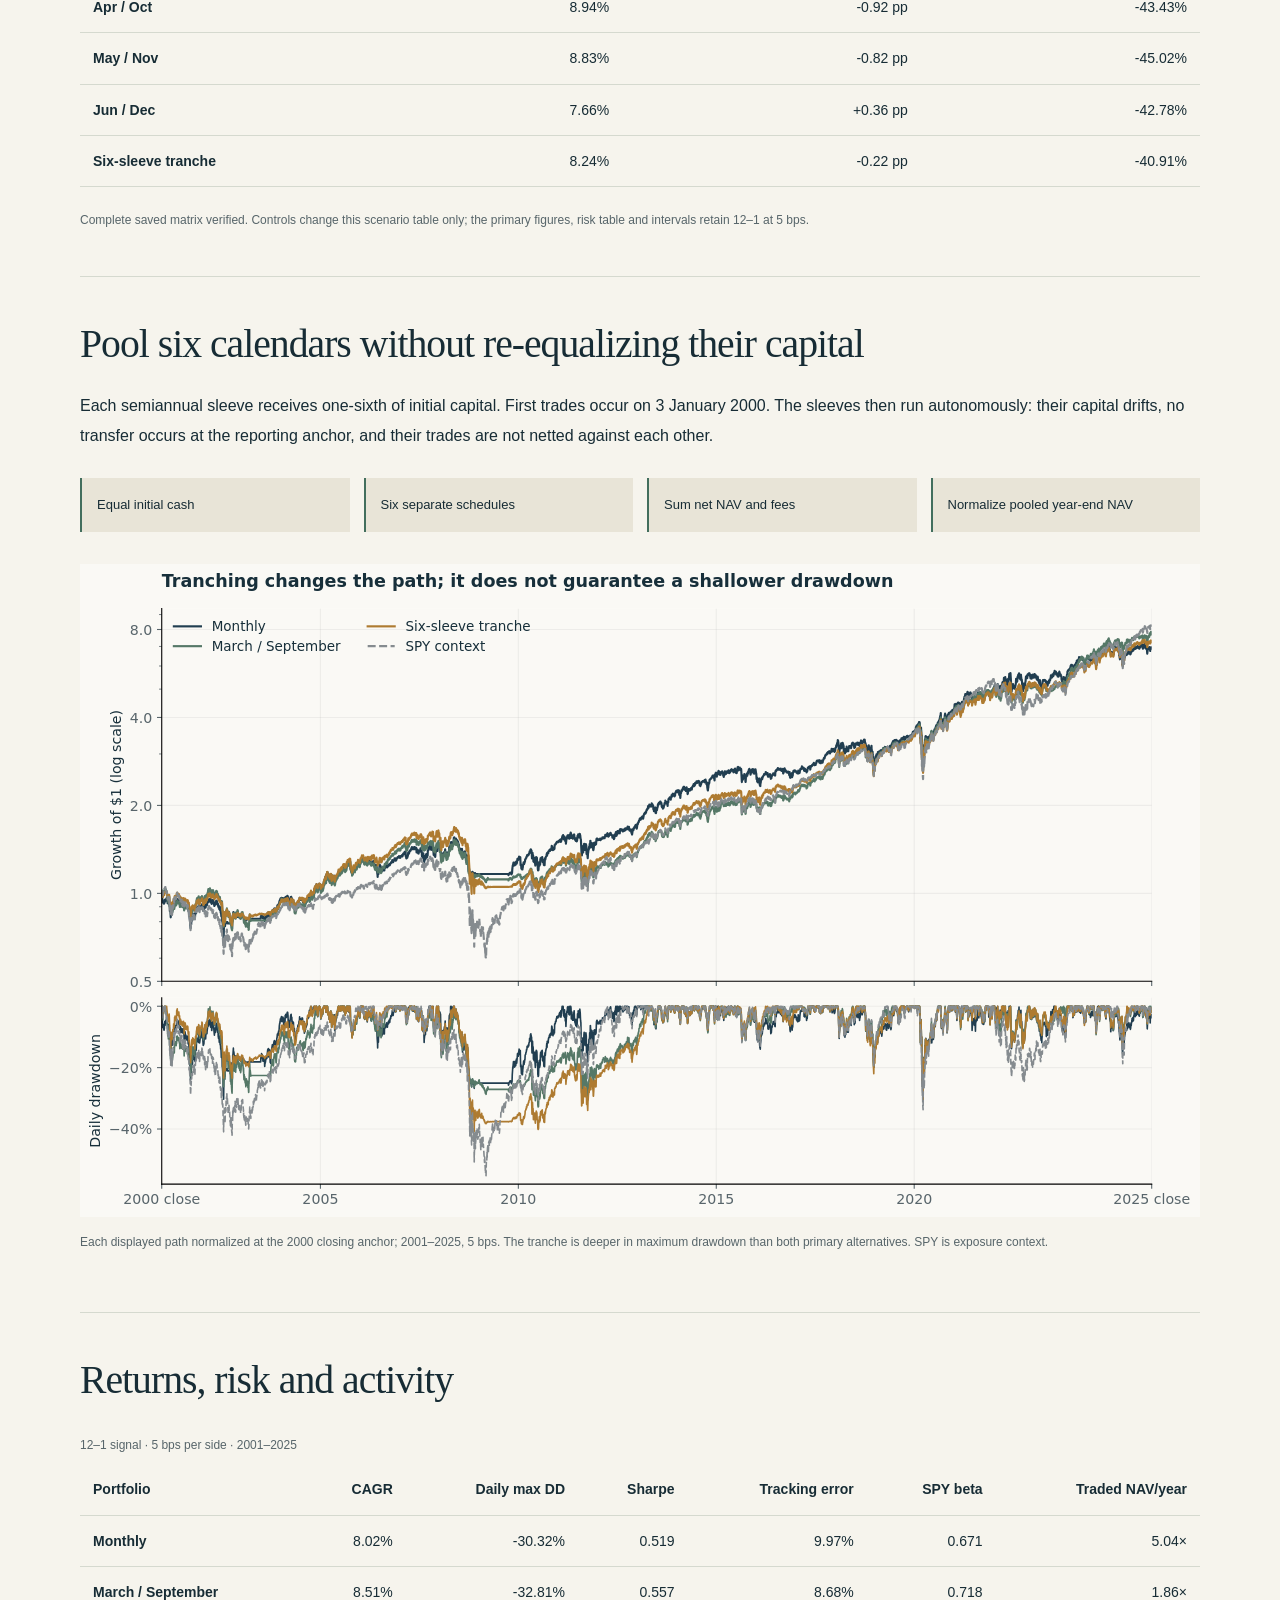
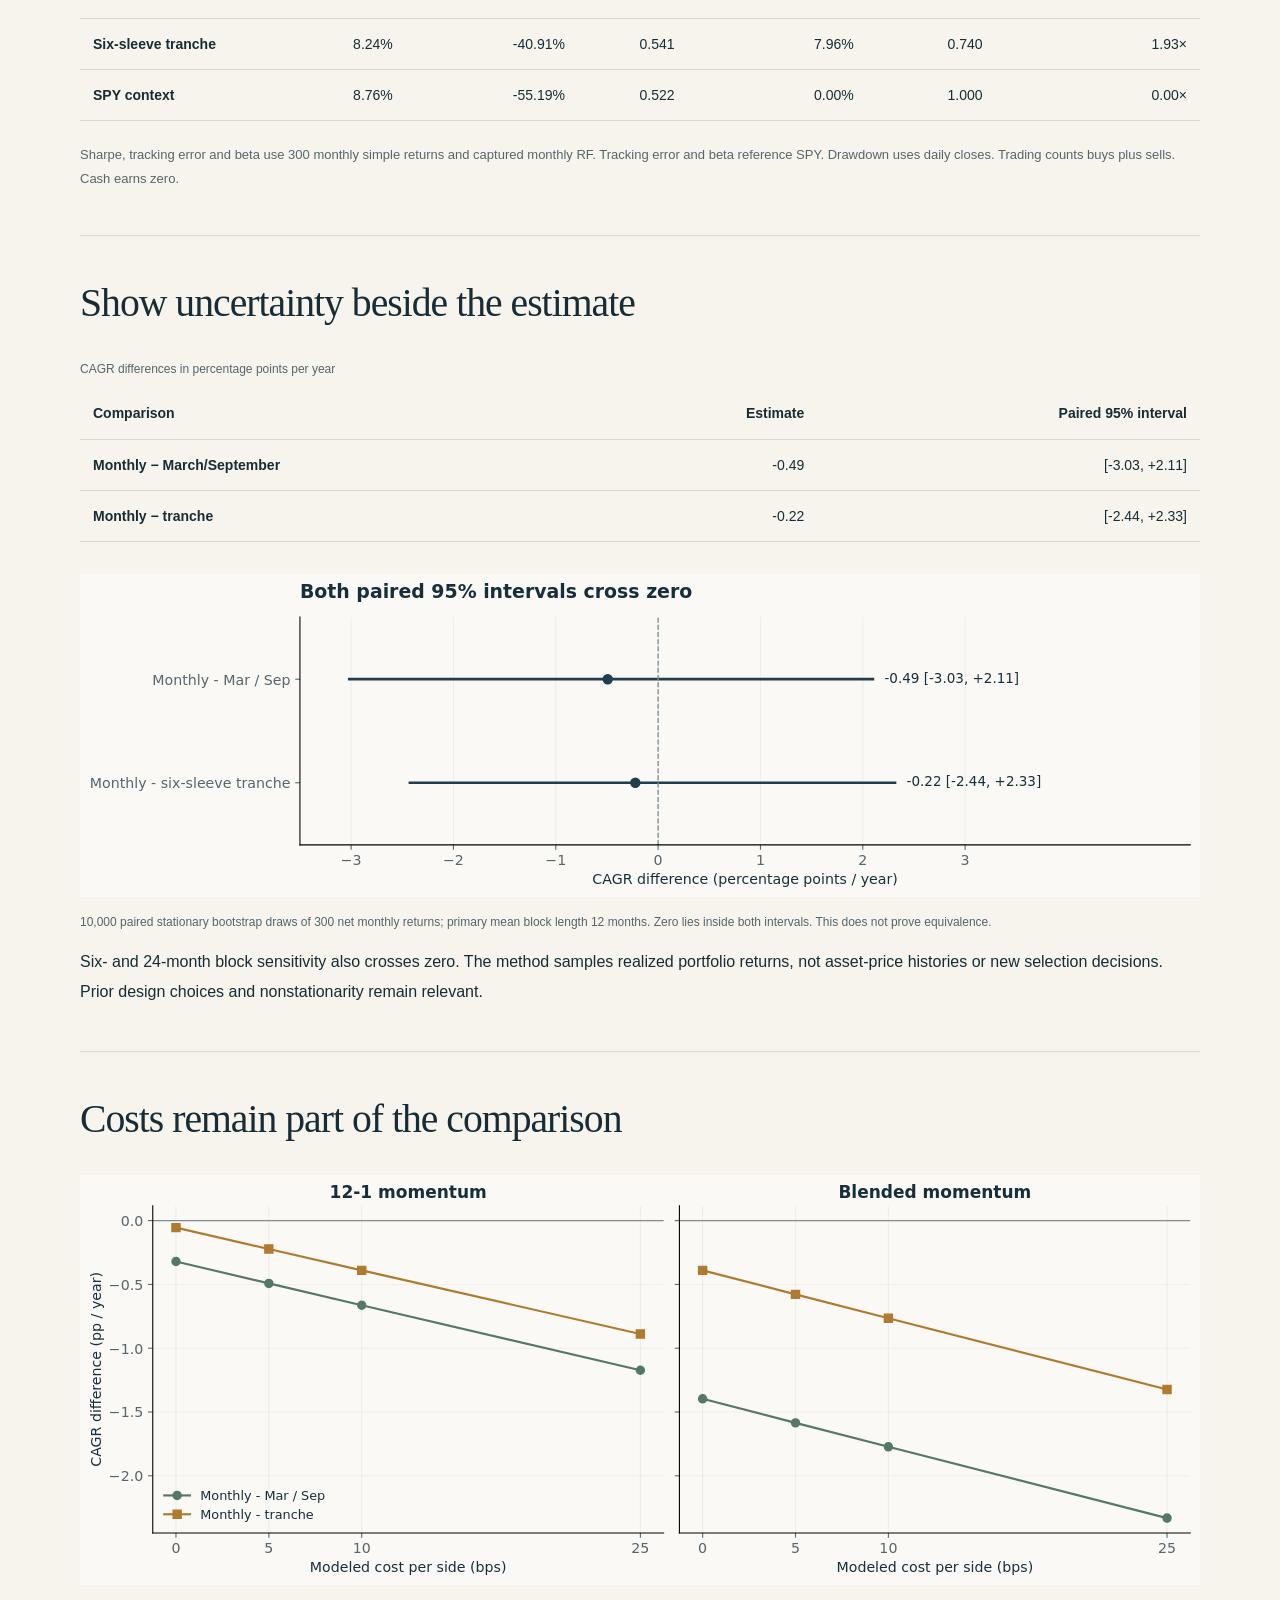
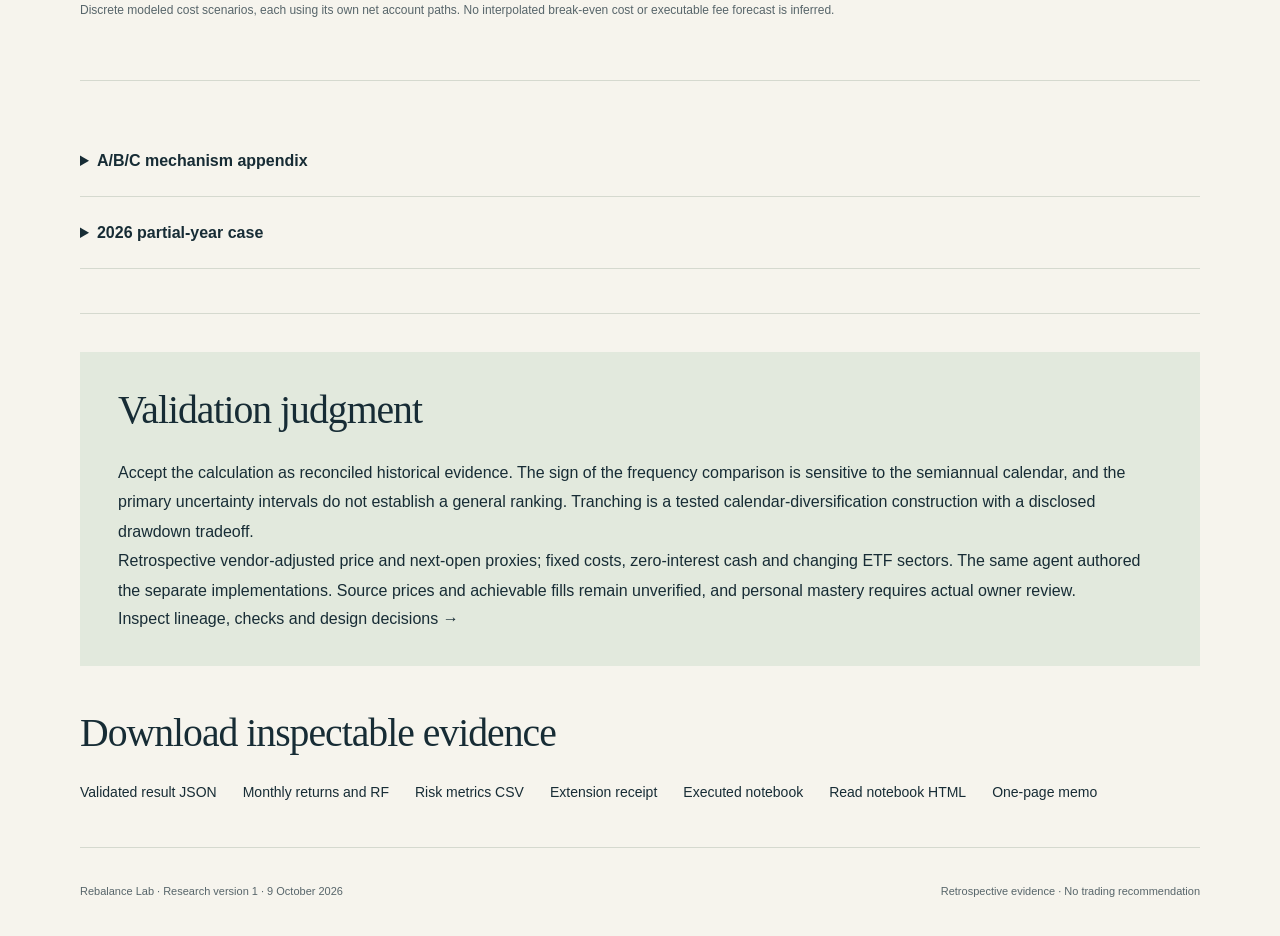
<file: site/pilot.html>
<!doctype html><html lang="en"><head><meta charset="utf-8"><meta name="viewport" content="width=device-width,initial-scale=1"><meta name="description" content="A retrospective financial validation case: calendar sensitivity, tranched momentum portfolios, paired uncertainty and reproducible accounting."><title>Calendar Sensitivity and Paired Uncertainty · Rebalance Lab</title><link rel="canonical" href="https://yuchi-wang02.github.io/rebalance-lab/pilot.html"><meta property="og:type" content="website"><meta property="og:site_name" content="Rebalance Lab"><meta property="og:title" content="Calendar Sensitivity and Paired Uncertainty"><meta property="og:description" content="A retrospective financial validation case: calendar sensitivity, tranched momentum portfolios, paired uncertainty and reproducible accounting."><meta property="og:url" content="https://yuchi-wang02.github.io/rebalance-lab/pilot.html"><meta property="og:image" content="https://yuchi-wang02.github.io/rebalance-lab/assets/validation-preview.png"><meta property="og:image:width" content="1200"><meta property="og:image:height" content="630"><meta property="og:image:alt" content="Momentum rebalancing validation: calendar sensitivity and paired uncertainty"><meta name="twitter:card" content="summary_large_image"><meta name="twitter:title" content="Calendar Sensitivity and Paired Uncertainty"><meta name="twitter:description" content="A retrospective financial validation case: calendar sensitivity, tranched momentum portfolios, paired uncertainty and reproducible accounting."><meta name="twitter:image" content="https://yuchi-wang02.github.io/rebalance-lab/assets/validation-preview.png"><link rel="icon" href="assets/favicon.svg" type="image/svg+xml"><link rel="stylesheet" href="styles.css"><link rel="stylesheet" href="validation.css"></head><body class="v-page"><a class="skip-link" href="#main">Skip to content</a><header class="v-header"><a class="brand" href="index.html">Rebalance <strong>Lab</strong></a><nav aria-label="Primary navigation"><a href="pilot.html">ETF validation</a><a href="methods.html">Methods &amp; evidence</a><a href="stocks.html">Stock companion</a><a href="https://github.com/Yuchi-Wang02/rebalance-lab">Repository</a></nav></header><main id="main" class="v-main"><section class="v-hero"><p class="eyebrow">ETF validation study · retrospective · 2001–2025</p><h1>Calendar Sensitivity<br><em>and Paired Uncertainty</em></h1><p class="v-finding">The monthly–semiannual comparison changes sign when the semiannual calendar changes.</p><p class="v-intro">At 5 bps per side, the 12–1 CAGR difference ranges from <strong>−0.92 to +0.53 percentage points per year</strong> across six schedules. The designated March/September comparison is −0.49.</p><div class="v-actions"><a class="button button-dark" href="assets/rebalance-lab-validation-brief.pdf">Download brief</a><a class="button" href="methods.html#memo">Validation memo</a></div></section>
<section class="v-section" id="calendars"><h2>Report every calendar and cost</h2><figure class="v-figure"><div class="v-plot" tabindex="0" role="region" aria-label="Scrollable research figure"><img src="assets/validation-calendar-costs.svg" alt="All 48 phase, cost and signal comparisons"></div><figcaption><span class="v-scroll-note">On a small screen, scroll the figure horizontally. </span>Positive favors monthly; * March/September is the reference. Shared controls and overlapping histories do not constitute independent replications.</figcaption></figure><div class="v-controls"><label>Signal <select id="validation-signal" disabled><option value="12-1">12–1 · primary</option><option value="mixed">Blended · robustness</option></select></label><label>Cost per side <select id="validation-cost" disabled><option value="0">0 bps</option><option value="5" selected>5 bps</option><option value="10">10 bps</option><option value="25">25 bps</option></select></label></div><div class="v-table" tabindex="0" role="region" aria-label="Calendar and tranche explorer"><table><caption id="validation-caption">Interactive saved comparisons</caption><thead><tr><th>Comparator</th><th>Comparator CAGR</th><th>Monthly − comparator</th><th>Comparator max DD</th></tr></thead><tbody id="validation-rows"><tr><td colspan="4">Loading validated results…</td></tr></tbody></table></div><p id="validation-data-status" role="status">Controls remain disabled until the complete saved result is checked.</p><noscript><p>JavaScript is disabled. The figures and primary tables below remain available; download the complete JSON/CSV for all scenarios.</p></noscript></section>
<section class="v-section" id="tranche"><h2>Pool six calendars without re-equalizing their capital</h2><p>Each semiannual sleeve receives one-sixth of initial capital. First trades occur on 3 January 2000. The sleeves then run autonomously: their capital drifts, no transfer occurs at the reporting anchor, and their trades are not netted against each other.</p><div class="v-timeline"><span>Equal initial cash</span><span>Six separate schedules</span><span>Sum net NAV and fees</span><span>Normalize pooled year-end NAV</span></div><figure class="v-figure"><div class="v-plot" tabindex="0" role="region" aria-label="Scrollable research figure"><img src="assets/validation-wealth-drawdown.svg" alt="Daily wealth and drawdown for monthly, March September, tranche and SPY"></div><figcaption><span class="v-scroll-note">On a small screen, scroll the figure horizontally. </span>Each displayed path normalized at the 2000 closing anchor; 2001–2025, 5 bps. The tranche is deeper in maximum drawdown than both primary alternatives. SPY is exposure context.</figcaption></figure></section>
<section class="v-section"><h2>Returns, risk and activity</h2><div class="v-table" tabindex="0" role="region" aria-label="Primary portfolio risk metrics"><table><caption>12–1 signal · 5 bps per side · 2001–2025</caption><thead><tr><th>Portfolio</th><th>CAGR</th><th>Daily max DD</th><th>Sharpe</th><th>Tracking error</th><th>SPY beta</th><th>Traded NAV/year</th></tr></thead><tbody><tr><th scope='row'>Monthly</th><td>8.02%</td><td>-30.32%</td><td>0.519</td><td>9.97%</td><td>0.671</td><td>5.04×</td></tr><tr><th scope='row'>March / September</th><td>8.51%</td><td>-32.81%</td><td>0.557</td><td>8.68%</td><td>0.718</td><td>1.86×</td></tr><tr><th scope='row'>Six-sleeve tranche</th><td>8.24%</td><td>-40.91%</td><td>0.541</td><td>7.96%</td><td>0.740</td><td>1.93×</td></tr><tr><th scope='row'>SPY context</th><td>8.76%</td><td>-55.19%</td><td>0.522</td><td>0.00%</td><td>1.000</td><td>0.00×</td></tr></tbody></table></div><p class="v-note">Sharpe, tracking error and beta use 300 monthly simple returns and captured monthly RF. Tracking error and beta reference SPY. Drawdown uses daily closes. Trading counts buys plus sells. Cash earns zero.</p></section>
<section class="v-section" id="uncertainty"><h2>Show uncertainty beside the estimate</h2><div class="v-table" tabindex="0" role="region" aria-label="Paired CAGR confidence intervals"><table><caption>CAGR differences in percentage points per year</caption><thead><tr><th>Comparison</th><th>Estimate</th><th>Paired 95% interval</th></tr></thead><tbody><tr><th scope='row'>Monthly − March/September</th><td>-0.49</td><td>[-3.03, +2.11]</td></tr><tr><th scope='row'>Monthly − tranche</th><td>-0.22</td><td>[-2.44, +2.33]</td></tr></tbody></table></div><figure class="v-figure"><div class="v-plot" tabindex="0" role="region" aria-label="Scrollable research figure"><img src="assets/validation-intervals.svg" alt="Both paired CAGR difference confidence intervals cross zero"></div><figcaption><span class="v-scroll-note">On a small screen, scroll the figure horizontally. </span>10,000 paired stationary bootstrap draws of 300 net monthly returns; primary mean block length 12 months. Zero lies inside both intervals. This does not prove equivalence.</figcaption></figure><p>Six- and 24-month block sensitivity also crosses zero. The method samples realized portfolio returns, not asset-price histories or new selection decisions. Prior design choices and nonstationarity remain relevant.</p></section>
<section class="v-section"><h2>Costs remain part of the comparison</h2><figure class="v-figure"><div class="v-plot" tabindex="0" role="region" aria-label="Scrollable research figure"><img src="assets/validation-costs.svg" alt="Monthly minus fixed semiannual and tranche CAGR at four costs for both signals"></div><figcaption><span class="v-scroll-note">On a small screen, scroll the figure horizontally. </span>Discrete modeled cost scenarios, each using its own net account paths. No interpolated break-even cost or executable fee forecast is inferred.</figcaption></figure></section>
<section class="v-section"><details><summary>A/B/C mechanism appendix</summary><p>A refreshes names and weights semiannually; B freezes names and cash slots but resets monthly; C refreshes both monthly. Primary CAGR: A 8.51%, B 8.63%, C 8.02%. The sequential differences describe conditional comparisons and do not uniquely attribute performance to causes. Exact HAC and bootstrap units are retained in the saved summary.</p><a href="data/validation-study-summary.json">Inspect appendix calculations</a></details><details><summary>2026 partial-year case</summary><p>Through 2 October 2026: monthly 22.28%, March/September 9.29%, tranche 16.70%. Continuous accounts; not annualized; excluded from primary inference.</p></details></section>
<section class="v-section v-callout"><h2>Validation judgment</h2><p>Accept the calculation as reconciled historical evidence. The sign of the frequency comparison is sensitive to the semiannual calendar, and the primary uncertainty intervals do not establish a general ranking. Tranching is a tested calendar-diversification construction with a disclosed drawdown tradeoff.</p><p>Retrospective vendor-adjusted price and next-open proxies; fixed costs, zero-interest cash and changing ETF sectors. The same agent authored the separate implementations. Source prices and achievable fills remain unverified, and personal mastery requires actual owner review.</p><a href="methods.html">Inspect lineage, checks and design decisions →</a></section>
<section class="v-section"><h2>Download inspectable evidence</h2><div class="v-downloads"><a href="data/validation-study-summary.json">Validated result JSON</a><a href="data/validation-monthly-returns.csv">Monthly returns and RF</a><a href="data/validation-risk-metrics.csv">Risk metrics CSV</a><a href="data/validation-study-replay.json">Extension receipt</a><a href="downloads/validation-study.ipynb">Executed notebook</a><a href="notebook.html">Read notebook HTML</a><a href="assets/rebalance-lab-validation-memo.pdf">One-page memo</a></div></section></main><footer class="v-footer"><span>Rebalance Lab · Research version 1 · 9 October 2026</span><span>Retrospective evidence · No trading recommendation</span></footer><script src="validation.js" defer></script></body></html>
</file>
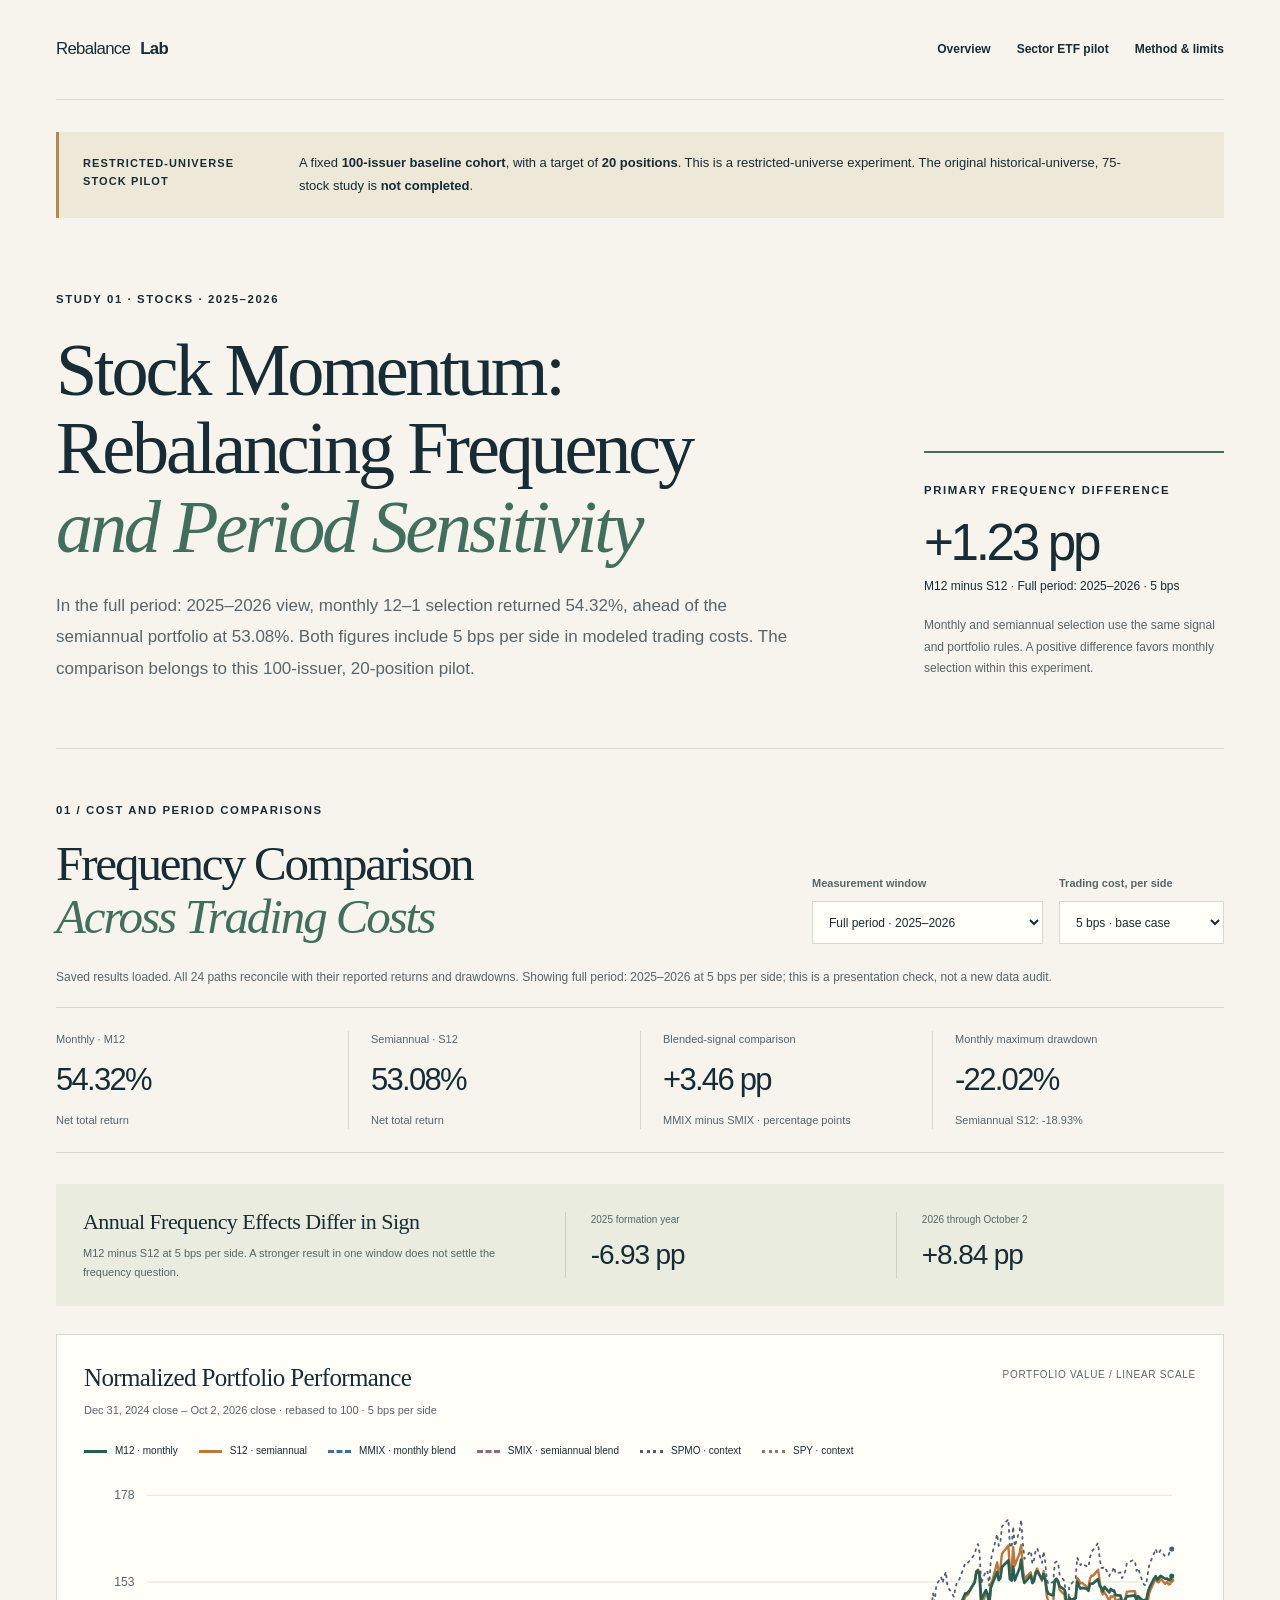
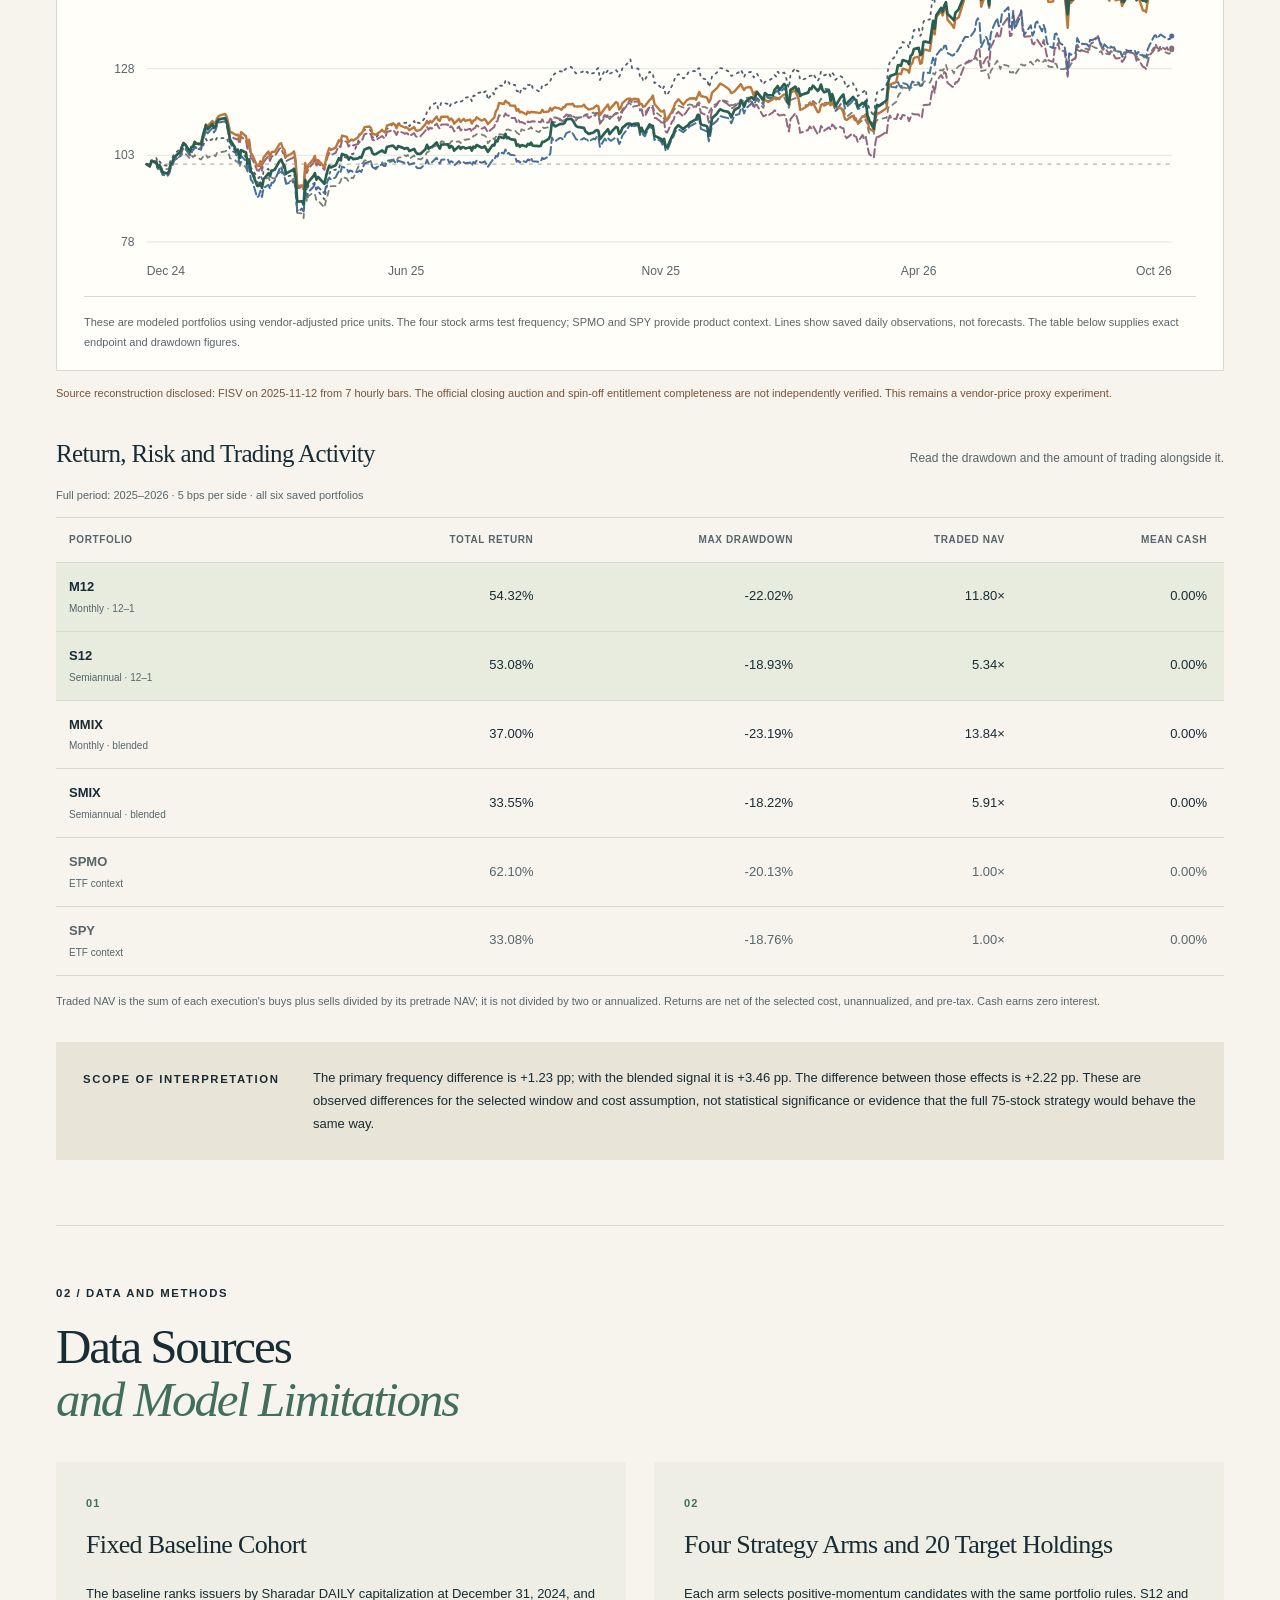
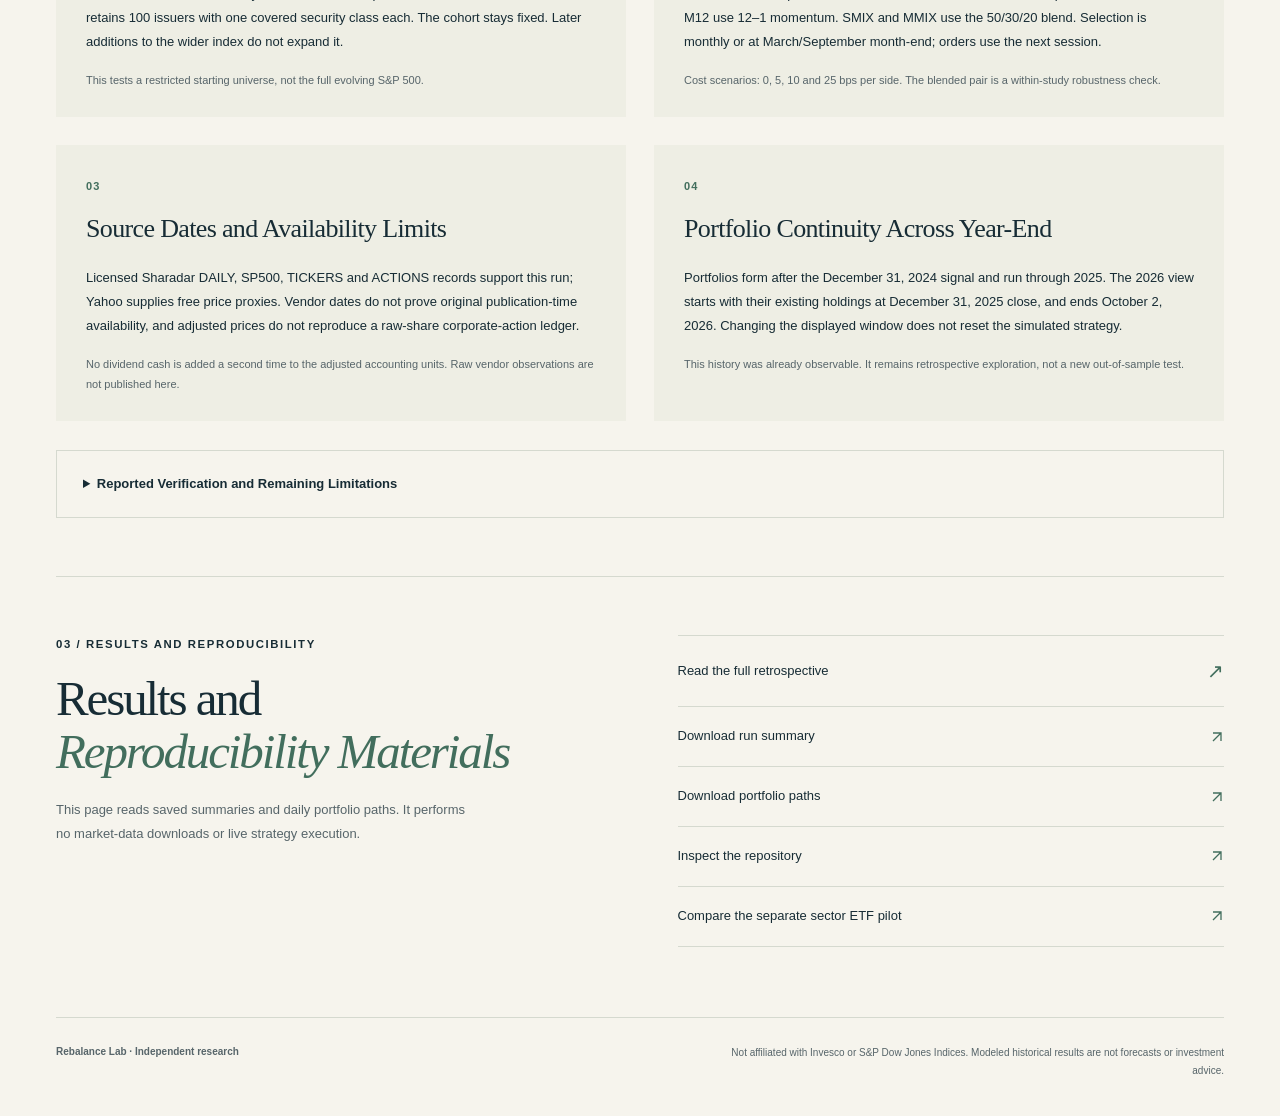
<file: site/stocks.html>
<!doctype html>
<html lang="en">
<head>
  <meta charset="utf-8">
  <meta name="viewport" content="width=device-width, initial-scale=1">
  <meta name="description" content="A fixed-cohort, 20-position stock momentum pilot comparing rebalancing frequencies, trading costs, and measurement periods, with explicit data limitations.">
  <title>Stock Momentum: Rebalancing Frequency and Period Sensitivity · Rebalance Lab</title>
  <link rel="canonical" href="https://yuchi-wang02.github.io/rebalance-lab/stocks.html">
  <meta property="og:type" content="website">
  <meta property="og:site_name" content="Rebalance Lab">
  <meta property="og:title" content="Stock Momentum: Rebalancing Frequency and Period Sensitivity · Rebalance Lab">
  <meta property="og:description" content="A fixed-cohort, 20-position stock momentum pilot comparing rebalancing frequencies, trading costs, and measurement periods, with explicit data limitations.">
  <meta property="og:url" content="https://yuchi-wang02.github.io/rebalance-lab/stocks.html">
  <meta property="og:image" content="https://yuchi-wang02.github.io/rebalance-lab/assets/research-overview.png">
  <meta property="og:image:width" content="1265">
  <meta property="og:image:height" content="712">
  <meta property="og:image:alt" content="Rebalance Lab overview of rebalancing frequency in stock and sector ETF momentum portfolios">
  <meta name="twitter:card" content="summary_large_image">
  <meta name="twitter:title" content="Stock Momentum: Rebalancing Frequency and Period Sensitivity · Rebalance Lab">
  <meta name="twitter:description" content="A fixed-cohort, 20-position stock momentum pilot comparing rebalancing frequencies, trading costs, and measurement periods, with explicit data limitations.">
  <meta name="twitter:image" content="https://yuchi-wang02.github.io/rebalance-lab/assets/research-overview.png">
  <meta name="twitter:image:alt" content="Rebalance Lab overview of rebalancing frequency in stock and sector ETF momentum portfolios">
  <link rel="icon" href="assets/favicon.svg" type="image/svg+xml"><link rel="stylesheet" href="styles.css?v=1e03910c048b">
  <link rel="stylesheet" href="stocks.css">
  <script src="stocks.js?v=3bdfb8ff1cb2" defer></script>
</head>
<body class="stock-page">
  <a class="skip-link" href="#stock-main">Skip to content</a>
  <header class="site-header wrap stock-header">
    <a class="brand" href="index.html">Rebalance <strong>Lab</strong></a>
    <nav aria-label="Report navigation"><a href="index.html">Overview</a><a href="pilot.html">Sector ETF pilot</a><a href="#stock-method">Method &amp; limits</a></nav>
  </header>
  <main id="stock-main" class="wrap stock-main">
    <aside class="stock-scope" aria-label="Research scope">
      <span class="stock-scope-label">Restricted-universe stock pilot</span>
      <p>A fixed <strong>100-issuer baseline cohort</strong>, with a target of <strong>20 positions</strong>. This is a restricted-universe experiment. The original historical-universe, 75-stock study is <strong>not completed</strong>.</p>
    </aside>

    <section class="stock-hero" aria-labelledby="stock-title">
      <div><p class="eyebrow">Study 01 · stocks · 2025–2026</p><h1 id="stock-title">Stock Momentum: Rebalancing Frequency<br><em>and Period Sensitivity</em></h1><p class="stock-lead" id="stock-result-story">Loading the saved stock-pilot results. Returns will appear only after the summary and portfolio paths have been checked against each other.</p></div>
      <div class="stock-headline-result"><span class="eyebrow">Primary frequency difference</span><strong id="stock-primary-spread">Loading…</strong><span id="stock-primary-caption">M12 minus S12 · net total return</span><p>Monthly and semiannual selection use the same signal and portfolio rules. A positive difference favors monthly selection within this experiment.</p></div>
    </section>

    <section class="stock-explorer" aria-labelledby="stock-explorer-title">
      <div class="stock-explorer-heading"><div><p class="eyebrow">01 / Cost and period comparisons</p><h2 id="stock-explorer-title">Frequency Comparison<br><em>Across Trading Costs</em></h2></div><div class="stock-controls"><label for="stock-period">Measurement window<select id="stock-period" disabled><option value="ytd2026">2026 YTD · through October 2</option><option value="year2025">2025 · formation year</option><option value="full_period" selected>Full period · 2025–2026</option></select></label><label for="stock-cost">Trading cost, per side<select id="stock-cost" disabled><option value="0">0 bps</option><option value="5" selected>5 bps · base case</option><option value="10">10 bps</option><option value="25">25 bps</option></select></label></div></div>
      <p id="stock-load-status" class="stock-load-status" role="status" aria-live="polite">Loading saved data…</p>
      <noscript><p class="stock-error">JavaScript is needed to explore the saved results. Download the <a href="data/stock-pilot-summary.json">summary</a> and <a href="data/stock-pilot-nav.json">portfolio paths</a> directly.</p></noscript>
      <div class="stock-facts" aria-label="Selected run metrics">
        <article><span>Monthly · M12</span><strong id="stock-monthly-return">Loading…</strong><small>Net total return</small></article>
        <article><span>Semiannual · S12</span><strong id="stock-slow-return">Loading…</strong><small>Net total return</small></article>
        <article><span>Blended-signal comparison</span><strong id="stock-mixed-spread">Loading…</strong><small>MMIX minus SMIX · percentage points</small></article>
        <article><span>Monthly maximum drawdown</span><strong id="stock-monthly-drawdown">Loading…</strong><small id="stock-drawdown-context">Daily closing portfolio values</small></article>
      </div>
      <div class="stock-perspective" aria-label="The primary comparison in both years"><div><h3 id="stock-perspective-title">Annual Frequency Effects</h3><p id="stock-perspective-note">The same monthly-minus-semiannual comparison, at the selected cost.</p></div><div><span>2025 formation year</span><strong id="stock-spread-2025">Loading…</strong></div><div><span>2026 through October 2</span><strong id="stock-spread-2026">Loading…</strong></div></div>

      <figure class="stock-chart-card" aria-labelledby="stock-chart-heading">
        <div class="stock-chart-top"><div><h3 id="stock-chart-heading">Normalized Portfolio Performance</h3><p id="stock-chart-window">Each path is rebased to 100 at the selected window's first close.</p></div><span class="stock-chart-unit">Portfolio value / linear scale</span></div>
        <ul class="stock-legend" aria-label="Portfolio line legend"><li><span class="stock-line line-m12"></span>M12 · monthly</li><li><span class="stock-line line-s12"></span>S12 · semiannual</li><li><span class="stock-line line-mmix"></span>MMIX · monthly blend</li><li><span class="stock-line line-smix"></span>SMIX · semiannual blend</li><li><span class="stock-line line-spmo"></span>SPMO · context</li><li><span class="stock-line line-spy"></span>SPY · context</li></ul>
        <div id="stock-chart-placeholder" class="stock-chart-placeholder">Waiting for validated saved paths.</div>
        <svg id="stock-chart" viewBox="0 0 1100 420" role="img" aria-labelledby="stock-svg-title stock-svg-desc" hidden><title id="stock-svg-title">Normalized portfolio paths</title><desc id="stock-svg-desc">All six portfolios over the selected period. Exact return and drawdown values are available in the following table.</desc></svg>
        <figcaption>These are modeled portfolios using vendor-adjusted price units. The four stock arms test frequency; SPMO and SPY provide product context. Lines show saved daily observations, not forecasts. The table below supplies exact endpoint and drawdown figures.</figcaption>
      </figure>
      <p id="stock-price-caveat" class="stock-price-caveat">Vendor price adjustments and spin-off entitlement completeness are not independently verified. Specific source repairs are disclosed with the saved audit.</p>

      <div class="stock-table-heading"><h3>Return, Risk and Trading Activity</h3><p>Read the drawdown and the amount of trading alongside it.</p></div>
      <div class="stock-table-scroll" role="region" tabindex="0" aria-label="All six portfolios, selected period and cost"><table><caption id="stock-table-caption">Waiting for saved results</caption><thead><tr><th scope="col">Portfolio</th><th scope="col">Total return</th><th scope="col">Max drawdown</th><th scope="col">Traded NAV</th><th scope="col">Mean cash</th></tr></thead><tbody id="stock-table-body"><tr><td colspan="5">Loading saved results…</td></tr></tbody></table></div>
      <p class="stock-table-note">Traded NAV is the sum of each execution's buys plus sells divided by its pretrade NAV; it is not divided by two or annualized. Returns are net of the selected cost, unannualized, and pre-tax. Cash earns zero interest.</p>
      <div class="stock-reading-note"><span class="eyebrow">Scope of interpretation</span><p id="stock-interpretation">The measured window, cost assumption, fixed cohort, and price model all matter. No result from this pilot establishes an advantage for the original 75-stock design.</p></div>
    </section>

    <section id="stock-method" class="stock-method" aria-labelledby="stock-method-title">
      <div class="stock-section-heading"><p class="eyebrow">02 / Data and methods</p><h2 id="stock-method-title">Data Sources<br><em>and Model Limitations</em></h2></div>
      <div class="stock-method-grid">
        <article><span class="stock-method-number">01</span><h3>Fixed Baseline Cohort</h3><p>The baseline ranks issuers by Sharadar DAILY capitalization at December 31, 2024, and retains 100 issuers with one covered security class each. The cohort stays fixed. Later additions to the wider index do not expand it.</p><p class="stock-method-small">This tests a restricted starting universe, not the full evolving S&amp;P 500.</p></article>
        <article><span class="stock-method-number">02</span><h3>Four Strategy Arms and 20 Target Holdings</h3><p>Each arm selects positive-momentum candidates with the same portfolio rules. S12 and M12 use 12–1 momentum. SMIX and MMIX use the 50/30/20 blend. Selection is monthly or at March/September month-end; orders use the next session.</p><p class="stock-method-small">Cost scenarios: 0, 5, 10 and 25 bps per side. The blended pair is a within-study robustness check.</p></article>
        <article><span class="stock-method-number">03</span><h3>Source Dates and Availability Limits</h3><p>Licensed Sharadar DAILY, SP500, TICKERS and ACTIONS records support this run; Yahoo supplies free price proxies. Vendor dates do not prove original publication-time availability, and adjusted prices do not reproduce a raw-share corporate-action ledger.</p><p class="stock-method-small">No dividend cash is added a second time to the adjusted accounting units. Raw vendor observations are not published here.</p></article>
        <article><span class="stock-method-number">04</span><h3>Portfolio Continuity Across Year-End</h3><p>Portfolios form after the December 31, 2024 signal and run through 2025. The 2026 view starts with their existing holdings at December 31, 2025 close, and ends October 2, 2026. Changing the displayed window does not reset the simulated strategy.</p><p class="stock-method-small">This history was already observable. It remains retrospective exploration, not a new out-of-sample test.</p></article>
      </div>
      <details class="stock-audit"><summary>Reported Verification and Remaining Limitations</summary><div class="stock-audit-grid"><div><h3>Computational Verification</h3><ul id="stock-engine-checks"><li>Waiting for the saved check record.</li></ul></div><div><h3>Data Audit Record</h3><dl id="stock-data-audit"><div><dt>Status</dt><dd>Waiting for saved audit metadata.</dd></div></dl></div></div><h3>Limitations of This Run</h3><ul id="stock-limitations"><li>The restricted cohort and proxy accounting differ from the original formal study.</li></ul><p class="stock-audit-note">A separate implementation replayed all 24 paths, 10,560 daily account states and 21,600 signal records. Maximum relative NAV error was 2.21 × 10⁻¹⁵. <a href="data/stock-pilot-validation.json">Read the independent receipt</a>. These checks do not certify complete historical coverage, point-in-time integrity, or achievable live returns.</p></details>
    </section>

    <section class="stock-downloads" aria-labelledby="stock-downloads-title"><div><p class="eyebrow">03 / Results and reproducibility</p><h2 id="stock-downloads-title">Results and<br><em>Reproducibility Materials</em></h2><p>This page reads saved summaries and daily portfolio paths. It performs no market-data downloads or live strategy execution.</p></div><div class="stock-download-links"><a href="https://github.com/Yuchi-Wang02/rebalance-lab/blob/main/docs/archive/studies/stock-pilot.md">Read the full retrospective <span aria-hidden="true">↗</span></a><a href="data/stock-pilot-summary.json">Download run summary <svg aria-hidden="true" width="14" height="14" viewBox="0 0 14 14" fill="none"><path d="M3 11 11 3M3 3h8v8" stroke="currentColor" stroke-width="1.3"/></svg></a><a href="data/stock-pilot-nav.json">Download portfolio paths <svg aria-hidden="true" width="14" height="14" viewBox="0 0 14 14" fill="none"><path d="M3 11 11 3M3 3h8v8" stroke="currentColor" stroke-width="1.3"/></svg></a><a href="https://github.com/Yuchi-Wang02/rebalance-lab">Inspect the repository <svg aria-hidden="true" width="14" height="14" viewBox="0 0 14 14" fill="none"><path d="M3 11 11 3M3 3h8v8" stroke="currentColor" stroke-width="1.3"/></svg></a><a href="pilot.html">Compare the separate sector ETF pilot <svg aria-hidden="true" width="14" height="14" viewBox="0 0 14 14" fill="none"><path d="M3 11 11 3M3 3h8v8" stroke="currentColor" stroke-width="1.3"/></svg></a></div></section>
  </main>
  <footer class="wrap stock-footer"><span>Rebalance Lab · Independent research</span><p>Not affiliated with Invesco or S&amp;P Dow Jones Indices. Modeled historical results are not forecasts or investment advice.</p></footer>
</body>
</html>
</file>
<file: site/styles.css>
:root {
  --paper: #f6f4ed;
  --white: #fffef9;
  --ink: #172c35;
  --muted: #57656a;
  --line: #d5d9cf;
  --green: #426e5d;
  --light-green: #e2e9dd;
  --orange: #ba5e34;
  --sand: #e8e4d7;
  --serif: Georgia, "Times New Roman", serif;
  --sans: Inter, -apple-system, BlinkMacSystemFont, "Segoe UI", sans-serif;
  --night: #20352e;
  --copper: #aa663e;
}
* {
  box-sizing: border-box;
}
html {
  scroll-behavior: smooth;
  scroll-padding-top: 24px;
}
body {
  margin: 0;
  background: var(--paper);
  color: var(--ink);
  font-family: var(--sans);
  font-size: 16px;
  line-height: 1.6;
  -webkit-font-smoothing: antialiased;
}
a {
  color: inherit;
  text-decoration: none;
}
button,
input,
select {
  font: inherit;
}
button,
a,
input,
select {
  -webkit-tap-highlight-color: transparent;
}
button {
  cursor: pointer;
  color: inherit;
}
h1,
h2,
h3,
p {
  margin: 0;
}
h1,
h2,
h3 {
  font-weight: 400;
}
h1,
h2 {
  font-family: var(--serif);
  letter-spacing: -0.043em;
  line-height: 1.08;
}
h2 {
  font-size: clamp(2.4rem, 4.1vw, 3.8rem);
}
h2 em,
h3 em {
  color: var(--green);
  font-weight: 400;
}
em {
  font-weight: 400;
}
.wrap {
  width: min(1280px, calc(100% - 112px));
  margin-inline: auto;
}
.eyebrow {
  font-size: 0.71rem;
  text-transform: uppercase;
  letter-spacing: 0.14em;
  font-weight: 650;
}
.site-header {
  height: 100px;
  display: flex;
  align-items: center;
  justify-content: space-between;
  border-bottom: 1px solid var(--line);
  gap: 28px;
}
.brand {
  display: inline-flex;
  gap: 10px;
  align-items: center;
  font-size: 1.05rem;
  white-space: nowrap;
  letter-spacing: -0.04em;
}
.brand strong {
  font-weight: 650;
}
.button {
  display: inline-flex;
  align-items: center;
  justify-content: center;
  gap: 22px;
  padding: 14px 20px;
  min-height: 48px;
  font-size: 12px;
  font-weight: 650;
  line-height: 1.4;
  border: 1px solid transparent;
}
.button-dark {
  background: var(--ink);
  color: var(--paper);
}
.button-dark:hover {
  background: var(--green);
}
.text-link {
  display: inline-flex;
  align-items: center;
  gap: 12px;
  font-size: 12px;
  font-weight: 600;
}
.arrow-icon {
  flex-shrink: 0;
}
.skip-link {
  position: absolute;
  top: -80px;
  left: 16px;
  background: var(--ink);
  color: var(--paper);
  padding: 12px 20px;
  z-index: 100;
}
.skip-link:focus {
  top: 12px;
}
a:focus-visible,
button:focus-visible,
input:focus-visible,
select:focus-visible,
summary:focus-visible {
  outline: 3px solid var(--orange);
  outline-offset: 5px;
}
.sr-only {
  position: absolute;
  width: 1px;
  height: 1px;
  padding: 0;
  margin: -1px;
  overflow: hidden;
  clip: rect(0, 0, 0, 0);
  white-space: nowrap;
  border: 0;
}
[hidden] {
  display: none !important;
}
.home-page {
  color: #24382f;
}
.home-page .wrap {
  max-width: 1180px;
}
.home-page .site-header {
  height: 94px;
}
.home-brand-mark {
  color: var(--night);
  flex-shrink: 0;
}
.home-nav {
  display: flex;
  align-items: center;
  gap: 29px;
  font-size: 12px;
  font-weight: 600;
}
.home-nav a:hover,
.home-research-links a:hover {
  color: var(--green);
}
.home-nav .home-github {
  display: flex;
  align-items: center;
  gap: 10px;
  border-left: 1px solid var(--line);
  padding-left: 28px;
}
.home-hero {
  display: grid;
  grid-template-columns: 1.13fr 1fr;
  gap: 85px;
  align-items: center;
  padding: 75px 0 68px;
}
.home-hero .eyebrow {
  display: flex;
  align-items: center;
  gap: 9px;
  font-size: 9px;
  letter-spacing: 0.14em;
}
.home-live-dot {
  width: 6px;
  height: 6px;
  border-radius: 50%;
  background: var(--green);
  display: inline-block;
}
.home-hero h1 {
  font-size: clamp(52px, 5vw, 72px);
  line-height: 1.06;
  letter-spacing: -0.045em;
  margin: 28px 0 25px;
}
.home-hero h1 em {
  color: var(--green);
}
.home-intro {
  font-size: 15px;
  line-height: 1.85;
  max-width: 410px;
  color: var(--muted);
}
.home-hero .button {
  margin-top: 27px;
  background: var(--night);
}
.home-hero .button:hover {
  background: var(--green);
}
.home-verdict {
  border: 1px solid #d0d5c7;
  background: #eceee2;
  padding: 29px 32px 24px;
  position: relative;
  box-shadow: 9px 9px 0 #e6e8dc;
}
.home-verdict-label {
  display: flex;
  justify-content: space-between;
  gap: 15px;
  font-size: 9px;
  letter-spacing: 0.12em;
  text-transform: uppercase;
  border-bottom: 1px solid #cbd2bf;
  padding-bottom: 18px;
  color: #5c6957;
}
.home-verdict-label span:first-child {
  font-weight: 700;
}
.home-verdict h2 {
  font-size: clamp(34px, 3.8vw, 48px);
  line-height: 1.12;
  margin: 26px 0 18px;
  letter-spacing: -0.04em;
}
.home-verdict > p:not(.home-verdict-foot) {
  font-size: 13px;
  line-height: 1.85;
  color: #566453;
}
.home-verdict-notes {
  margin-top: 24px;
  border-top: 1px solid #cbd2bf;
}
.home-verdict-notes > div {
  display: grid;
  grid-template-columns: 24px 1fr;
  gap: 15px;
  padding: 15px 0;
  border-bottom: 1px solid #cbd2bf;
}
.home-verdict-notes > div > span {
  font-size: 10px;
  color: #6d795e;
  padding-top: 2px;
}
.home-verdict-notes p {
  font-size: 11px;
  line-height: 1.75;
  color: #53604e;
}
.home-verdict-notes strong {
  font-weight: 650;
  color: #30432d;
}
.home-verdict-foot {
  font-size: 9px;
  line-height: 1.8;
  color: #6b7565;
  margin-top: 17px;
}
.home-studies {
  border-top: 1px solid var(--line);
  padding: 51px 0 53px;
}
.home-section-heading {
  display: flex;
  justify-content: space-between;
  align-items: end;
  gap: 35px;
  margin-bottom: 32px;
}
.home-section-heading h2 {
  font-size: clamp(33px, 3.9vw, 48px);
  margin-top: 14px;
  line-height: 1.1;
}
.home-section-heading > p {
  max-width: 350px;
  font-size: 13px;
  line-height: 1.9;
  color: var(--muted);
  padding-bottom: 4px;
}
.home-study-grid {
  display: grid;
  grid-template-columns: 1.1fr 1fr;
  gap: 25px;
  align-items: stretch;
}
.home-study {
  padding: 27px 30px 26px;
  display: flex;
  flex-direction: column;
  min-width: 0;
}
.home-stock {
  background: var(--white);
  border: 1px solid var(--line);
}
.home-etf {
  background: var(--night);
  color: #f6f3e8;
}
.home-study-topline {
  display: flex;
  justify-content: space-between;
  gap: 10px;
  align-items: center;
  font-size: 9px;
  font-weight: 650;
  text-transform: uppercase;
  letter-spacing: 0.1em;
}
.home-study-tag {
  font-size: 8px;
  letter-spacing: 0.04em;
  background: #ecebdc;
  padding: 4px 7px;
  color: #69725b;
  font-weight: 500;
}
.home-etf .home-study-tag {
  background: #354a3e;
  color: #ccd3ba;
}
.home-study h3 {
  font-family: var(--serif);
  font-size: clamp(29px, 3vw, 38px);
  line-height: 1.13;
  letter-spacing: -0.04em;
  margin: 22px 0 16px;
}
.home-study-description {
  font-size: 12px;
  line-height: 1.9;
  color: var(--muted);
}
.home-etf .home-study-description {
  color: #c3cebf;
}
.home-stock-controls {
  display: flex;
  justify-content: space-between;
  align-items: center;
  gap: 10px;
  border-top: 1px solid var(--line);
  margin-top: 24px;
  padding-top: 18px;
}
.home-stock-controls > span {
  font-size: 10px;
  color: var(--muted);
}
.home-cost-controls {
  min-width: 0;
}
#home-cost-controls {
  border: 0;
  padding: 0;
  margin: 0;
}
.home-cost-options {
  display: flex;
  gap: 3px;
}
.home-cost-options input {
  position: absolute;
  opacity: 0;
  width: 1px;
  height: 1px;
}
.home-cost-options label {
  display: block;
  padding: 7px 8px;
  font-size: 9px;
  border: 1px solid transparent;
  cursor: pointer;
  line-height: 1.4;
  white-space: nowrap;
}
.home-cost-options input:checked + label {
  background: var(--night);
  color: var(--white);
  border-color: var(--night);
}
.home-cost-options input:focus-visible + label {
  outline: 3px solid var(--orange);
  outline-offset: 3px;
}
#home-cost-controls:disabled label {
  cursor: default;
  opacity: 0.75;
}
.home-gap-chart {
  margin: 20px 0 0;
}
.home-gap-chart figcaption {
  font-size: 11px;
  line-height: 1.8;
}
.home-gap-chart figcaption > span {
  display: block;
  font-size: 9px;
  color: var(--muted);
}
.home-gap-axis {
  display: flex;
  justify-content: space-between;
  margin: 18px 76px 4px 78px;
  font-size: 8px;
  color: #83907a;
}
.home-gap-row {
  display: grid;
  grid-template-columns: 68px 1fr 68px;
  gap: 10px;
  align-items: center;
  min-height: 52px;
}
.home-gap-period {
  font-size: 11px;
  line-height: 1.4;
}
.home-gap-period small {
  display: block;
  font-size: 8px;
  color: var(--muted);
  margin-top: 3px;
}
.home-gap-track {
  height: 37px;
  position: relative;
  background: linear-gradient(
    90deg,
    transparent calc(50% - 0.5px),
    #bcc7b3 calc(50% - 0.5px),
    #bcc7b3 calc(50% + 0.5px),
    transparent calc(50% + 0.5px)
  );
}
.home-gap-track:before,
.home-gap-track:after {
  content: "";
  position: absolute;
  height: 100%;
  border-left: 1px dotted #e1e4da;
}
.home-gap-track:before {
  left: 0;
}
.home-gap-track:after {
  right: 0;
}
.home-gap-track i {
  position: absolute;
  top: 10px;
  height: 17px;
  width: var(--bar-width);
  border-radius: 1px;
}
.home-gap-track i.positive {
  left: 50%;
  background: #5f8269;
}
.home-gap-track i.negative {
  right: 50%;
  background: #ba8764;
}
.home-gap-row > strong {
  font-size: 13px;
  letter-spacing: -0.025em;
  text-align: right;
  white-space: nowrap;
  font-weight: 550;
  font-variant-numeric: tabular-nums;
}
.home-gap-total {
  border-top: 1px dashed var(--line);
  margin-top: 6px;
  padding-top: 8px;
}
.home-gap-foot {
  font-size: 9px;
  line-height: 1.8;
  color: var(--muted);
  margin-top: 10px;
}
.home-cost-reading {
  font-size: 11px;
  line-height: 1.85;
  background: #f0f0e5;
  padding: 12px 14px;
  margin-top: 19px;
  min-height: 64px;
}
.home-cost-reading strong {
  font-weight: 650;
}
.home-data-status {
  font-size: 8px;
  line-height: 1.8;
  color: #77816f;
  margin-top: 9px;
}
.home-study-limit {
  font-size: 10px;
  line-height: 1.85;
  color: var(--muted);
  margin-top: auto;
  padding-top: 23px;
}
.home-report-link {
  display: flex;
  justify-content: space-between;
  align-items: center;
  gap: 15px;
  font-size: 12px;
  font-weight: 650;
  border-top: 1px solid var(--line);
  padding-top: 18px;
  margin-top: 18px;
}
.home-report-link:hover {
  color: var(--green);
}
.home-etf .home-report-link:hover {
  color: #d3dcb5;
}
.home-etf .home-report-link {
  border-color: #536454;
}
.home-etf .home-study-limit {
  color: #bcc9b6;
}
.home-etf .home-data-status {
  color: #98ac91;
}
.home-etf-result {
  margin-top: 30px;
  border-top: 1px solid #536454;
  padding-top: 23px;
}
.home-etf-result > span {
  font-size: 10px;
  color: #c1cdb7;
}
.home-etf-result > strong {
  display: block;
  font-size: 68px;
  font-weight: 400;
  letter-spacing: -0.06em;
  line-height: 1.15;
  margin: 10px 0 10px;
  font-variant-numeric: tabular-nums;
  color: #e5e9c8;
}
.home-etf-result > strong small {
  font-size: 22px;
  letter-spacing: -0.01em;
  color: #bdcbaa;
  margin-left: 4px;
}
.home-etf-result p {
  font-size: 10px;
  line-height: 1.85;
  color: #bdc9b2;
}
.home-etf-result p strong {
  font-weight: 500;
}
.home-etf-pair {
  display: grid;
  grid-template-columns: 1fr 1fr;
  margin: 26px 0 22px;
  padding: 18px 0;
  border-top: 1px solid #536454;
  border-bottom: 1px solid #536454;
}
.home-etf-pair > div:nth-child(2) {
  padding-left: 22px;
  border-left: 1px solid #536454;
}
.home-etf-pair dt {
  font-size: 9px;
  color: #bdcbb3;
}
.home-etf-pair dd {
  font-size: 28px;
  font-weight: 400;
  letter-spacing: -0.035em;
  margin: 7px 0 0;
  font-variant-numeric: tabular-nums;
}
.home-etf-tradeoff {
  display: grid;
  grid-template-columns: 28px 1fr;
  gap: 16px;
  align-items: center;
  color: #b5c4a2;
}
.home-etf-tradeoff p {
  font-size: 11px;
  line-height: 1.9;
  color: #ced8c3;
}
.home-etf-tradeoff strong {
  font-weight: 550;
  color: #eef1dc;
}
.home-comparison-note {
  font-size: 10px;
  color: var(--muted);
  line-height: 1.9;
  margin-top: 20px;
  max-width: 960px;
}
.home-comparison-note strong {
  font-weight: 650;
  color: var(--ink);
}
.home-method {
  border-top: 1px solid var(--line);
  padding: 49px 0 52px;
}
.home-principles {
  display: grid;
  grid-template-columns: repeat(3, 1fr);
  gap: 32px;
  margin-top: 36px;
}
.home-principles article {
  border-top: 1px solid #aebba4;
  padding-top: 17px;
}
.home-principles article > span {
  font-size: 10px;
  color: #718564;
  letter-spacing: 0.1em;
}
.home-principles h3 {
  font-family: var(--serif);
  font-size: 24px;
  letter-spacing: -0.025em;
  line-height: 1.2;
  margin: 13px 0;
}
.home-principles p {
  font-size: 12px;
  line-height: 1.9;
  color: var(--muted);
}
.home-research {
  display: grid;
  grid-template-columns: 1fr 1fr;
  gap: 95px;
  border-top: 1px solid var(--line);
  padding: 49px 0 54px;
}
.home-research h2 {
  font-size: clamp(33px, 3.9vw, 48px);
  margin-top: 15px;
}
.home-research > div > p:not(.eyebrow) {
  font-size: 12px;
  line-height: 1.9;
  color: var(--muted);
  margin-top: 18px;
  max-width: 410px;
}
.home-research-links {
  align-self: center;
}
.home-research-links a {
  position: relative;
  display: block;
  border-top: 1px solid var(--line);
  padding: 16px 30px 16px 0;
  font-size: 13px;
  font-weight: 550;
}
.home-research-links a:last-child {
  border-bottom: 1px solid var(--line);
}
.home-research-links a > span {
  display: block;
  font-size: 10px;
  font-weight: 400;
  color: var(--muted);
  margin-top: 4px;
}
.home-research-links a > svg {
  position: absolute;
  right: 0;
  top: 27px;
}
.home-footer {
  border-top: 1px solid var(--line);
  padding: 28px 0 35px;
  display: flex;
  justify-content: space-between;
  align-items: start;
  gap: 20px;
}
.home-footer .brand {
  font-size: 14px;
  gap: 4px;
}
.home-footer p {
  font-size: 9px;
  color: var(--muted);
  line-height: 1.9;
}
.home-footer > a:last-child {
  font-size: 10px;
  color: var(--muted);
  white-space: nowrap;
}
@media (max-width: 1100px) {
  .home-hero {
    gap: 45px;
  }
  .home-verdict {
    padding: 25px;
  }
  .home-hero h1 {
    font-size: 64px;
  }
  .home-study {
    padding: 25px;
  }
  .home-stock-controls {
    flex-wrap: wrap;
    gap: 9px;
  }
  .home-stock-controls > span {
    flex-basis: 100%;
  }
  .home-gap-row {
    grid-template-columns: 60px 1fr 65px;
    gap: 7px;
  }
  .home-gap-axis {
    margin-left: 67px;
    margin-right: 72px;
  }
  .home-research {
    gap: 55px;
  }
  .home-section-heading > p {
    max-width: 290px;
  }
  .home-etf-result > strong {
    font-size: 61px;
  }
}
@media (max-width: 800px) {
  .wrap {
    width: calc(100% - 56px);
  }
  .home-page .site-header {
    height: 85px;
  }
  .home-nav {
    gap: 20px;
    font-size: 11px;
  }
  .home-nav .home-github {
    padding-left: 20px;
  }
  .home-hero {
    padding: 50px 0;
    gap: 32px;
    grid-template-columns: 1fr 1fr;
  }
  .home-hero h1 {
    font-size: 54px;
  }
  .home-hero .eyebrow {
    font-size: 8px;
    line-height: 1.8;
  }
  .home-intro {
    font-size: 13px;
  }
  .home-verdict {
    padding: 21px;
  }
  .home-verdict-label {
    font-size: 8px;
    flex-wrap: wrap;
    gap: 6px;
  }
  .home-verdict h2 {
    font-size: 35px;
    margin-top: 22px;
  }
  .home-verdict > p:not(.home-verdict-foot) {
    font-size: 11px;
  }
  .home-verdict-notes {
    margin-top: 18px;
  }
  .home-verdict-notes > div {
    padding: 11px 0;
    gap: 9px;
    grid-template-columns: 20px 1fr;
  }
  .home-verdict-notes p {
    font-size: 10px;
  }
  .home-verdict-foot {
    font-size: 8px;
  }
  .home-study-grid {
    gap: 18px;
  }
  .home-study {
    padding: 23px 20px;
  }
  .home-study h3 {
    font-size: 31px;
  }
  .home-study-topline {
    flex-wrap: wrap;
    gap: 7px;
  }
  .home-etf-result > strong {
    font-size: 58px;
  }
  .home-gap-row {
    grid-template-columns: 54px 1fr 61px;
    gap: 5px;
  }
  .home-gap-axis {
    margin-left: 59px;
    margin-right: 66px;
  }
  .home-gap-row > strong {
    font-size: 12px;
  }
  .home-gap-period {
    font-size: 10px;
  }
  .home-etf-pair dd {
    font-size: 24px;
  }
  .home-section-heading > p {
    max-width: 260px;
    font-size: 12px;
  }
  .home-principles {
    gap: 25px;
  }
  .home-principles h3 {
    font-size: 21px;
  }
  .home-footer p {
    max-width: 330px;
  }
}
@media (max-width: 650px) {
  .wrap {
    width: calc(100% - 40px);
  }
  .site-header {
    height: auto;
    min-height: 88px;
    padding-block: 20px;
  }
  .home-page .site-header {
    height: 80px;
    padding: 0;
    gap: 12px;
  }
  .home-page .brand {
    font-size: 16px;
    gap: 8px;
  }
  .home-brand-mark {
    width: 26px;
    height: 26px;
  }
  .home-nav {
    gap: 14px;
    font-size: 10px;
  }
  .home-nav a:nth-child(2) {
    display: none;
  }
  .home-nav .home-github {
    padding-left: 0;
    border-left: 0;
    font-size: 0;
    gap: 0;
  }
  .home-nav .home-github svg {
    width: 15px;
    height: 15px;
  }
  .home-hero {
    grid-template-columns: 1fr;
    padding: 39px 0 38px;
    gap: 35px;
  }
  .home-hero h1 {
    font-size: clamp(42px, 11vw, 58px);
    margin: 24px 0 20px;
  }
  .home-hero .eyebrow {
    font-size: 8px;
  }
  .home-intro {
    font-size: 14px;
    max-width: 430px;
  }
  .home-hero .button {
    margin-top: 22px;
  }
  .home-verdict {
    padding: 24px;
    box-shadow: 6px 6px 0 #e6e8dc;
    margin-right: 6px;
  }
  .home-verdict-label {
    font-size: 8px;
    flex-wrap: nowrap;
  }
  .home-verdict h2 {
    font-size: 40px;
    margin: 22px 0 15px;
  }
  .home-verdict > p:not(.home-verdict-foot) {
    font-size: 12px;
  }
  .home-verdict-notes p {
    font-size: 11px;
  }
  .home-verdict-notes > div {
    padding: 13px 0;
    gap: 13px;
  }
  .home-verdict-foot {
    font-size: 9px;
  }
  .home-section-heading {
    display: block;
    margin-bottom: 25px;
  }
  .home-section-heading h2,
  .home-research h2 {
    font-size: 37px;
  }
  .home-section-heading > p {
    max-width: 420px;
    font-size: 12px;
    margin-top: 18px;
    padding: 0;
  }
  .home-studies,
  .home-method {
    padding: 35px 0 37px;
  }
  .home-study-grid {
    grid-template-columns: 1fr;
    gap: 21px;
  }
  .home-study {
    padding: 24px;
  }
  .home-study h3 {
    font-size: 35px;
    margin-top: 21px;
  }
  .home-study-topline {
    flex-wrap: nowrap;
  }
  .home-study-description {
    font-size: 12px;
  }
  .home-stock-controls {
    flex-wrap: nowrap;
  }
  .home-stock-controls > span {
    flex-basis: auto;
    font-size: 9px;
  }
  .home-cost-options label {
    padding: 6px;
    font-size: 9px;
  }
  .home-gap-row {
    grid-template-columns: 60px 1fr 65px;
    gap: 8px;
    min-height: 55px;
  }
  .home-gap-axis {
    margin-left: 68px;
    margin-right: 73px;
  }
  .home-gap-row > strong {
    font-size: 13px;
  }
  .home-gap-period {
    font-size: 11px;
  }
  .home-etf-result {
    margin-top: 26px;
  }
  .home-etf-result > strong {
    font-size: 69px;
  }
  .home-etf-pair dd {
    font-size: 29px;
  }
  .home-etf-tradeoff p {
    font-size: 12px;
  }
  .home-study-limit {
    padding-top: 20px;
  }
  .home-data-status {
    font-size: 9px;
  }
  .home-gap-foot,
  .home-comparison-note {
    font-size: 10px;
  }
  .home-report-link {
    font-size: 12px;
  }
  .home-principles {
    grid-template-columns: 1fr;
    gap: 23px;
    margin-top: 27px;
  }
  .home-principles article {
    position: relative;
    padding: 18px 0 0 37px;
  }
  .home-principles article > span {
    position: absolute;
    left: 0;
    top: 21px;
  }
  .home-principles h3 {
    font-size: 24px;
    margin: 0 0 12px;
  }
  .home-principles p {
    font-size: 12px;
    max-width: 420px;
  }
  .home-research {
    grid-template-columns: 1fr;
    gap: 26px;
    padding: 35px 0 39px;
  }
  .home-research-links a {
    padding-block: 15px;
  }
  .home-footer {
    flex-wrap: wrap;
    padding: 25px 0 29px;
    gap: 15px;
  }
  .home-footer p {
    order: 3;
    flex-basis: 100%;
    max-width: none;
    font-size: 9px;
  }
  .home-footer > a:last-child {
    margin-left: auto;
  }
  .home-footer .brand {
    font-size: 15px;
  }
}
@media (max-width: 360px) {
  .home-study {
    padding: 21px 17px;
  }
  .home-stock-controls {
    flex-wrap: wrap;
  }
  .home-stock-controls > span {
    flex-basis: 100%;
  }
  .home-study h3 {
    font-size: 32px;
  }
  .home-hero h1 {
    font-size: 40px;
  }
  .home-verdict {
    padding: 20px;
  }
  .home-nav {
    gap: 9px;
  }
  .home-page .brand {
    font-size: 14px;
  }
  .home-gap-row {
    grid-template-columns: 55px 1fr 60px;
    gap: 6px;
  }
  .home-gap-axis {
    margin-left: 61px;
    margin-right: 66px;
  }
}
@media (prefers-reduced-motion: reduce) {
  html {
    scroll-behavior: auto;
  }
  *,
  *:before,
  *:after {
    animation: none !important;
    transition: none !important;
  }
}
</file>
<file: site/validation.css>
.v-page{--v-blue:#213e50;--v-gold:#ae7b31}.v-header,.v-main,.v-footer{width:min(1120px,calc(100% - 64px));margin:0 auto}.v-header{padding:28px 0;display:flex;align-items:center;justify-content:space-between;gap:28px;border-bottom:1px solid var(--line)}.v-header nav{display:flex;gap:24px;flex-wrap:wrap;font-size:13px;font-weight:600}.v-header .brand{text-decoration:none}.v-hero{padding:66px 0 28px}.v-hero h1{font-family:var(--serif);font-size:clamp(42px,5.5vw,70px);line-height:1.08;font-weight:500;letter-spacing:-.04em;margin:22px 0}.v-hero h1 em{font-weight:400;color:var(--green)}.v-subtitle{font-size:17px;color:var(--muted);margin:24px 0 34px}.v-finding{font-size:25px;font-weight:600;line-height:1.45;max-width:950px}.v-intro{font-size:18px;line-height:1.8;max-width:940px}.v-actions{display:flex;gap:14px;flex-wrap:wrap;align-items:center;margin-top:28px}.v-actions a:not(.button){font-size:14px;margin-right:20px}.v-figure{margin:32px 0 0}.v-figure img{display:block;width:100%;height:auto}.v-figure figcaption{font-size:12px;line-height:1.7;color:var(--muted);padding:15px 0;max-width:1020px}.v-section{margin:0;padding:44px 0;border-bottom:1px solid var(--line)}.v-section h2{font-family:var(--serif);font-size:clamp(28px,3.1vw,41px);line-height:1.2;letter-spacing:-.025em;font-weight:500;margin:0 0 23px}.v-section h3{font-size:19px;margin:12px 0}.v-section p{line-height:1.85}.v-checklist{display:grid;grid-template-columns:1fr 1fr;gap:17px 45px;padding-left:23px;font-size:16px;line-height:1.7}.v-callout{background:var(--light-green);padding:35px 38px;margin-top:38px;border:0}.v-judgment{font-weight:600}.v-paths{display:grid;grid-template-columns:repeat(3,1fr);gap:38px}.v-paths article{border-top:2px solid var(--green);padding-top:20px}.v-paths span{font-size:12px;letter-spacing:.1em;text-transform:uppercase;color:var(--muted)}.v-paths p{font-size:14px}.v-principle{font-family:var(--serif);font-size:25px;color:var(--green)}.v-note,.v-small p{font-size:13px;color:var(--muted)}.v-small h2{font-size:25px}.v-table{width:100%;overflow:auto;outline-offset:5px;margin:22px 0}.v-table table{width:100%;border-collapse:collapse;text-align:right;white-space:nowrap;font-size:14px}.v-table th:first-child,.v-table td:first-child{text-align:left}.v-table th,.v-table td{padding:14px 13px;border-bottom:1px solid var(--line)}.v-table th{font-weight:600}.v-table caption{text-align:left;font-size:12px;color:var(--muted);padding:9px 0}.v-controls{display:flex;gap:28px;flex-wrap:wrap;margin:22px 0}.v-controls label{font-size:14px;display:flex;align-items:center;gap:12px}.v-controls select{padding:9px 12px;border:1px solid var(--line);background:var(--white);color:var(--ink);font:inherit}.v-controls select:disabled{opacity:.6}.v-timeline{display:grid;grid-template-columns:repeat(4,1fr);gap:14px;margin:28px 0}.v-timeline span{padding:17px 15px;border-left:2px solid var(--green);background:var(--sand);font-size:13px;line-height:1.5}.v-section details{padding:22px 0;border-bottom:1px solid var(--line)}.v-section summary{font-weight:600;cursor:pointer;line-height:1.7}.v-downloads{display:flex;flex-wrap:wrap;gap:18px 26px;font-size:14px}.v-footer{display:flex;justify-content:space-between;gap:20px;font-size:11px;color:var(--muted);padding:35px 0}.v-method{max-width:950px}.v-method h1{font-family:var(--serif);font-size:38px;margin:0 0 25px}.v-method h2{font-family:var(--sans);font-size:21px;font-weight:600;margin:30px 0 12px;letter-spacing:0}.v-method p,.v-method li{font-size:15px;line-height:1.9}.v-method ul{padding-left:22px}.v-method pre{font-size:12px;background:var(--sand);padding:20px;overflow:auto}.v-method code{font-size:.9em;overflow-wrap:anywhere}.v-section a{text-underline-offset:4px}.v-primary{background:var(--light-green)}#validation-data-status{font-size:12px;color:var(--muted)}:focus-visible{outline:3px solid var(--green);outline-offset:4px}@media(max-width:700px){.v-header,.v-main,.v-footer{width:calc(100% - 36px)}.v-header{align-items:flex-start;flex-direction:column;padding:22px 0;gap:15px}.v-header nav{gap:12px 19px;font-size:12px}.v-hero{padding-top:38px}.v-hero h1{font-size:43px}.v-finding{font-size:21px}.v-intro{font-size:16px}.v-subtitle{font-size:14px;margin-bottom:25px}.v-section{padding:32px 0}.v-checklist,.v-paths{grid-template-columns:1fr;gap:22px}.v-callout{padding:25px 22px}.v-timeline{grid-template-columns:1fr 1fr}.v-footer{flex-direction:column;gap:7px}.v-actions .button{padding:13px 18px;font-size:13px}.v-table table{font-size:12px}.v-table th,.v-table td{padding:12px 10px}.v-method h1{font-size:31px}.v-controls{gap:15px}.v-figure{margin-top:24px}.v-figure figcaption{font-size:11px}}
.v-scroll-note{display:none}.v-plot{width:100%;overflow:auto;outline-offset:4px}.v-method h2{font-family:var(--serif);font-size:34px;font-weight:500;margin:0 0 25px}.v-method h3{font-family:var(--sans);font-size:21px;font-weight:600;margin:30px 0 12px}@media(max-width:700px){.v-plot img{min-width:900px}.v-scroll-note{display:inline}.v-method h2{font-size:30px}}
</file>
<file: site/stocks.css>
.stock-page{--m12:#285f51;--s12:#bd773a;--mmix:#456f9b;--smix:#94657e;--spmo:#4f606c;--spy:#777e73}.stock-main{max-width:1180px}.stock-header nav{display:flex;gap:26px;font-size:12px;font-weight:650}.stock-header nav a,.stock-download-links a{transition:color .15s}.stock-header nav a:hover,.stock-download-links a:hover{color:var(--green)}.stock-scope{display:grid;grid-template-columns:190px 1fr;gap:26px;background:#eee8d9;border-left:3px solid #b48a49;padding:20px 24px;margin-top:32px}.stock-scope-label{font-size:11px;letter-spacing:.1em;text-transform:uppercase;font-weight:750;padding-top:3px}.stock-scope p{font-size:13px;line-height:1.75;max-width:830px}.stock-hero{display:grid;grid-template-columns:1fr 300px;gap:64px;padding:72px 0 64px;align-items:end}.stock-hero h1{font-size:clamp(42px,5.8vw,76px);line-height:1.06;margin:23px 0;max-width:790px}.stock-hero h1 em{color:var(--green);font-weight:400}.stock-lead{font-size:17px;line-height:1.85;max-width:760px;color:var(--muted)}.stock-headline-result{border-top:2px solid var(--green);padding:23px 0 4px}.stock-headline-result>strong{font-size:clamp(34px,4vw,56px);font-weight:500;letter-spacing:-.065em;display:block;margin:13px 0 4px;line-height:1.15;font-variant-numeric:tabular-nums;overflow-wrap:anywhere}.stock-headline-result>span:not(.eyebrow){font-size:12px;display:block}.stock-headline-result p{font-size:12px;line-height:1.8;color:var(--muted);margin-top:19px}.stock-explorer{padding:52px 0 65px;border-top:1px solid var(--line)}.stock-explorer-heading{display:flex;justify-content:space-between;gap:30px;align-items:end}.stock-explorer h2,.stock-method h2,.stock-downloads h2{font-size:clamp(31px,3.9vw,49px);margin-top:19px}.stock-controls{display:flex;gap:16px;flex-wrap:wrap;justify-content:flex-end}.stock-controls label{font-size:11px;font-weight:650;display:flex;flex-direction:column;gap:8px;color:var(--muted)}.stock-controls select{padding:12px 36px 12px 12px;max-width:100%;color:var(--ink);background:var(--white);border:1px solid var(--line);font:500 12px var(--sans);border-radius:0;min-height:43px}.stock-controls select:focus-visible,.stock-table-scroll:focus-visible,.stock-audit summary:focus-visible{outline:3px solid var(--orange);outline-offset:4px}.stock-controls select:disabled{opacity:.6}.stock-load-status{font-size:12px;line-height:1.7;color:var(--muted);margin:23px 0 20px;min-height:20px}.stock-load-status.stock-error,.stock-error{color:#8e422f;background:#f4e5dd;padding:13px 16px}.stock-facts{display:grid;grid-template-columns:repeat(4,minmax(0,1fr));border-top:1px solid var(--line);border-bottom:1px solid var(--line);padding:23px 0;margin-bottom:32px}.stock-facts article{padding:0 22px;border-left:1px solid var(--line)}.stock-facts article:first-child{padding-left:0;border-left:0}.stock-facts article:last-child{padding-right:0}.stock-facts span{display:block;font-size:11px;line-height:1.6;color:var(--muted)}.stock-facts strong{display:block;font-size:31px;font-weight:500;letter-spacing:-.055em;margin:6px 0;font-variant-numeric:tabular-nums;overflow-wrap:anywhere}.stock-facts small{display:block;font-size:11px;line-height:1.7;color:var(--muted)}.stock-chart-card{margin:0;background:var(--white);border:1px solid var(--line);padding:27px 27px 18px}.stock-chart-top{display:flex;justify-content:space-between;gap:20px;align-items:start}.stock-chart-top h3,.stock-table-heading h3{font-family:var(--serif);font-size:25px;letter-spacing:-.025em;line-height:1.25}.stock-chart-top p{font-size:11px;color:var(--muted);margin-top:8px}.stock-chart-unit{font-size:10px;text-transform:uppercase;letter-spacing:.07em;white-space:nowrap;color:var(--muted);padding-top:5px}.stock-legend{display:flex;flex-wrap:wrap;gap:12px 21px;list-style:none;margin:24px 0 12px;padding:0}.stock-legend li{display:flex;align-items:center;gap:8px;font-size:10px;white-space:nowrap}.stock-line{display:inline-block;width:23px;border-top:3px solid}.line-m12{color:var(--m12)}.line-s12{color:var(--s12)}.line-mmix{color:var(--mmix);border-top-style:dashed}.line-smix{color:var(--smix);border-top-style:dashed}.line-spmo{color:var(--spmo);border-top-style:dotted}.line-spy{color:var(--spy);border-top-style:dotted}.stock-chart-placeholder{display:grid;place-items:center;min-height:300px;background:linear-gradient(180deg,#fffef9,#f5f4ec);font-size:13px;color:var(--muted);text-align:center;padding:25px}#stock-chart{display:block;width:100%;height:auto;overflow:visible}#stock-chart[hidden],.stock-chart-placeholder[hidden]{display:none}#stock-chart text{fill:var(--muted);font:12px var(--sans)}#stock-chart .chart-grid{stroke:#e2e5dd;stroke-width:1}#stock-chart .chart-reference{stroke:#adb9ad;stroke-width:1.2;stroke-dasharray:4 5}#stock-chart .chart-line{fill:none;stroke-linecap:round;stroke-linejoin:round;vector-effect:non-scaling-stroke}.stock-chart-card figcaption{border-top:1px solid var(--line);padding-top:16px;font-size:11px;line-height:1.8;color:var(--muted)}.stock-table-heading{display:flex;justify-content:space-between;gap:24px;align-items:baseline;margin:34px 0 10px}.stock-table-heading p{font-size:12px;color:var(--muted)}.stock-table-scroll{overflow-x:auto;max-width:100%;margin-top:18px}.stock-table-scroll table{width:100%;border-collapse:collapse;text-align:right;white-space:nowrap;font-size:13px;font-variant-numeric:tabular-nums}.stock-table-scroll caption{text-align:left;font-size:11px;padding-bottom:12px;color:var(--muted)}.stock-table-scroll th,.stock-table-scroll td{padding:14px 17px;border-bottom:1px solid var(--line)}.stock-table-scroll th:first-child,.stock-table-scroll td:first-child{text-align:left;padding-left:13px}.stock-table-scroll thead th{font-size:10px;font-weight:650;text-transform:uppercase;letter-spacing:.06em;color:var(--muted);border-top:1px solid var(--line)}.stock-table-scroll tbody th{font-weight:600}.stock-table-scroll .primary-row{background:#e7ecdf}.stock-table-scroll .context-row{color:var(--muted)}.stock-table-scroll .portfolio-caption{display:block;font-size:10px;font-weight:400;margin-top:3px;color:var(--muted)}.stock-table-note{font-size:11px;color:var(--muted);line-height:1.8;margin-top:16px}.stock-reading-note{display:grid;grid-template-columns:205px 1fr;gap:25px;background:var(--sand);padding:24px 27px;margin-top:30px}.stock-reading-note .eyebrow{padding-top:4px}.stock-reading-note p{font-size:13px;line-height:1.8}.stock-method{border-top:1px solid var(--line);padding:58px 0}.stock-section-heading{margin-bottom:35px}.stock-method-grid{display:grid;grid-template-columns:repeat(2,minmax(0,1fr));gap:28px}.stock-method-grid article{padding:27px 30px;background:#eeeee4}.stock-method-number{font-size:11px;letter-spacing:.1em;color:var(--green);font-weight:700}.stock-method-grid h3{font-family:var(--serif);font-size:26px;margin:10px 0 16px;letter-spacing:-.025em}.stock-method-grid p{font-size:13px;line-height:1.85}.stock-method-grid .stock-method-small{font-size:11px;color:var(--muted);margin-top:16px}.stock-audit{border:1px solid var(--line);padding:22px 26px;margin-top:29px}.stock-audit summary{font-size:13px;font-weight:650;cursor:pointer;line-height:1.7}.stock-audit h3{font-size:13px;font-weight:650;margin:24px 0 11px}.stock-audit ul{margin:0;padding-left:19px;font-size:12px;line-height:1.9}.stock-audit-grid{display:grid;grid-template-columns:1fr 1fr;gap:35px}.stock-audit dl{font-size:12px;margin:0}.stock-audit dl>div{display:grid;grid-template-columns:1fr 1fr;gap:14px;border-bottom:1px solid var(--line);padding:8px 0}.stock-audit dt{color:var(--muted)}.stock-audit dd{margin:0;overflow-wrap:anywhere}.stock-audit-note{font-size:11px;color:var(--muted);line-height:1.8;margin-top:18px}.stock-downloads{border-top:1px solid var(--line);padding:58px 0 70px;display:grid;grid-template-columns:1fr 1fr;gap:75px}.stock-downloads p:not(.eyebrow){font-size:13px;line-height:1.8;color:var(--muted);max-width:420px;margin-top:20px}.stock-download-links{align-self:center}.stock-download-links a{display:flex;justify-content:space-between;align-items:center;gap:15px;font-size:13px;border-bottom:1px solid var(--line);padding:19px 0}.stock-download-links a:first-child{border-top:1px solid var(--line)}.stock-download-links span{font-size:20px;color:var(--green)}.stock-footer{border-top:1px solid var(--line);padding:26px 0 36px;display:flex;justify-content:space-between;gap:30px;font-size:10px;color:var(--muted)}.stock-footer>span{font-weight:650;white-space:nowrap}.stock-footer p{max-width:510px;text-align:right;line-height:1.8}@media(max-width:1050px){.stock-hero{gap:35px;grid-template-columns:1fr 245px}.stock-explorer-heading{align-items:start;flex-direction:column}.stock-controls{justify-content:flex-start}.stock-facts article{padding-inline:15px}.stock-facts strong{font-size:27px}.stock-chart-unit{display:none}.stock-downloads{gap:35px}}@media(max-width:700px){.stock-header{height:auto;min-height:96px;padding-block:22px;gap:18px;align-items:flex-start}.stock-header nav{font-size:10px;gap:9px 14px;flex-wrap:wrap;justify-content:flex-end}.stock-header .brand{font-size:14px;gap:5px}.stock-scope{grid-template-columns:1fr;gap:7px;margin-top:23px;padding:16px 18px}.stock-scope p{font-size:12px}.stock-hero{grid-template-columns:1fr;gap:28px;padding:42px 0}.stock-hero h1{font-size:clamp(38px,9vw,59px)}.stock-lead{font-size:15px}.stock-headline-result{display:grid;grid-template-columns:1fr 1fr;gap:5px 20px}.stock-headline-result .eyebrow{grid-column:1/-1}.stock-headline-result>strong{font-size:41px;grid-row:2/4;align-self:center}.stock-headline-result>span:not(.eyebrow){padding-top:10px;font-size:11px}.stock-headline-result p{font-size:10px;margin-top:5px}.stock-explorer,.stock-method{padding:37px 0}.stock-explorer h2,.stock-method h2,.stock-downloads h2{font-size:37px}.stock-controls{width:100%;gap:14px}.stock-controls label:first-child{flex:1 1 210px}.stock-controls label:last-child{flex:1 1 140px}.stock-controls select{width:100%;padding-right:24px}.stock-facts{grid-template-columns:1fr 1fr;gap:22px 0;padding:20px 0}.stock-facts article{padding-inline:14px}.stock-facts article:nth-child(3){border-left:0;padding-left:0}.stock-facts article:nth-child(2){padding-right:0}.stock-facts strong{font-size:29px}.stock-chart-card{padding:20px 13px 14px}.stock-chart-top h3{font-size:22px}.stock-legend{gap:10px 14px;margin-top:20px}.stock-legend li{font-size:9px}.stock-line{width:18px}.stock-chart-placeholder{min-height:210px}#stock-chart{min-height:210px}.stock-chart-card figcaption{font-size:10px}.stock-table-heading{display:block}.stock-table-heading p{margin-top:8px}.stock-table-scroll th,.stock-table-scroll td{padding:12px;font-size:12px}.stock-reading-note{grid-template-columns:1fr;gap:10px;padding:20px}.stock-method-grid{grid-template-columns:1fr;gap:17px}.stock-method-grid article{padding:24px}.stock-audit{padding:20px}.stock-audit-grid{grid-template-columns:1fr;gap:0}.stock-downloads{grid-template-columns:1fr;gap:25px;padding:40px 0}.stock-footer{display:block}.stock-footer p{text-align:left;margin-top:12px}}@media(prefers-reduced-motion:reduce){.stock-page *{scroll-behavior:auto!important;transition:none!important}}
.stock-perspective{display:grid;grid-template-columns:1.5fr 1fr 1fr;gap:30px;align-items:center;padding:24px 27px;background:#e9ecdf;margin:-1px 0 28px}.stock-perspective h3{font-family:var(--serif);font-size:22px;letter-spacing:-.025em;line-height:1.25}.stock-perspective p{font-size:11px;color:var(--muted);line-height:1.75;margin-top:8px}.stock-perspective>div:not(:first-child){border-left:1px solid #cbd2c3;padding-left:25px}.stock-perspective span{font-size:10px;color:var(--muted);display:block}.stock-perspective strong{display:block;font-size:28px;font-weight:500;letter-spacing:-.04em;margin-top:5px;font-variant-numeric:tabular-nums}.stock-price-caveat{font-size:11px;line-height:1.8;color:#775337;padding:13px 0 0}.stock-download-links svg{flex-shrink:0;color:var(--green)}@media(max-width:700px){.stock-perspective{grid-template-columns:1fr 1fr;gap:20px;padding:20px}.stock-perspective>div:first-child{grid-column:1/-1}.stock-perspective>div:nth-child(2){border-left:0;padding-left:0}.stock-perspective>div:nth-child(3){padding-left:15px}.stock-perspective strong{font-size:25px}.stock-perspective span{line-height:1.7}}
</file>
